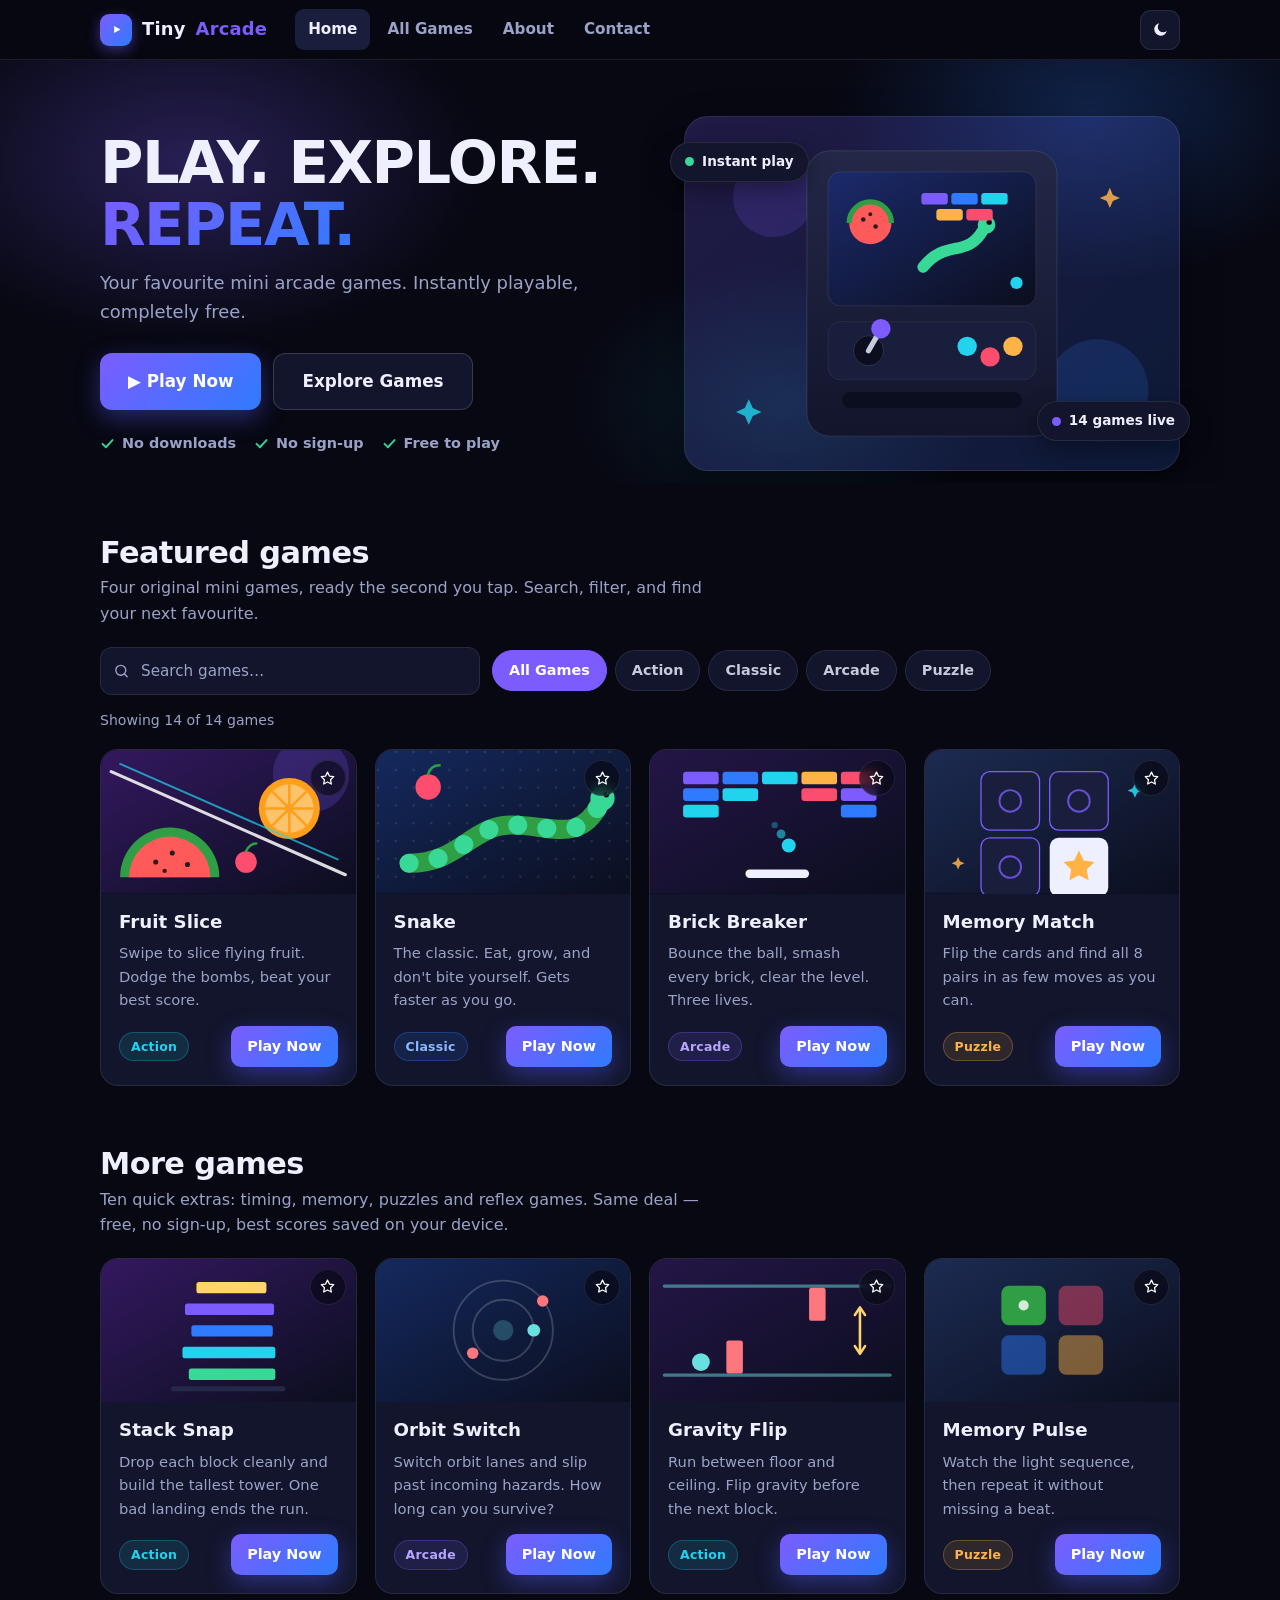
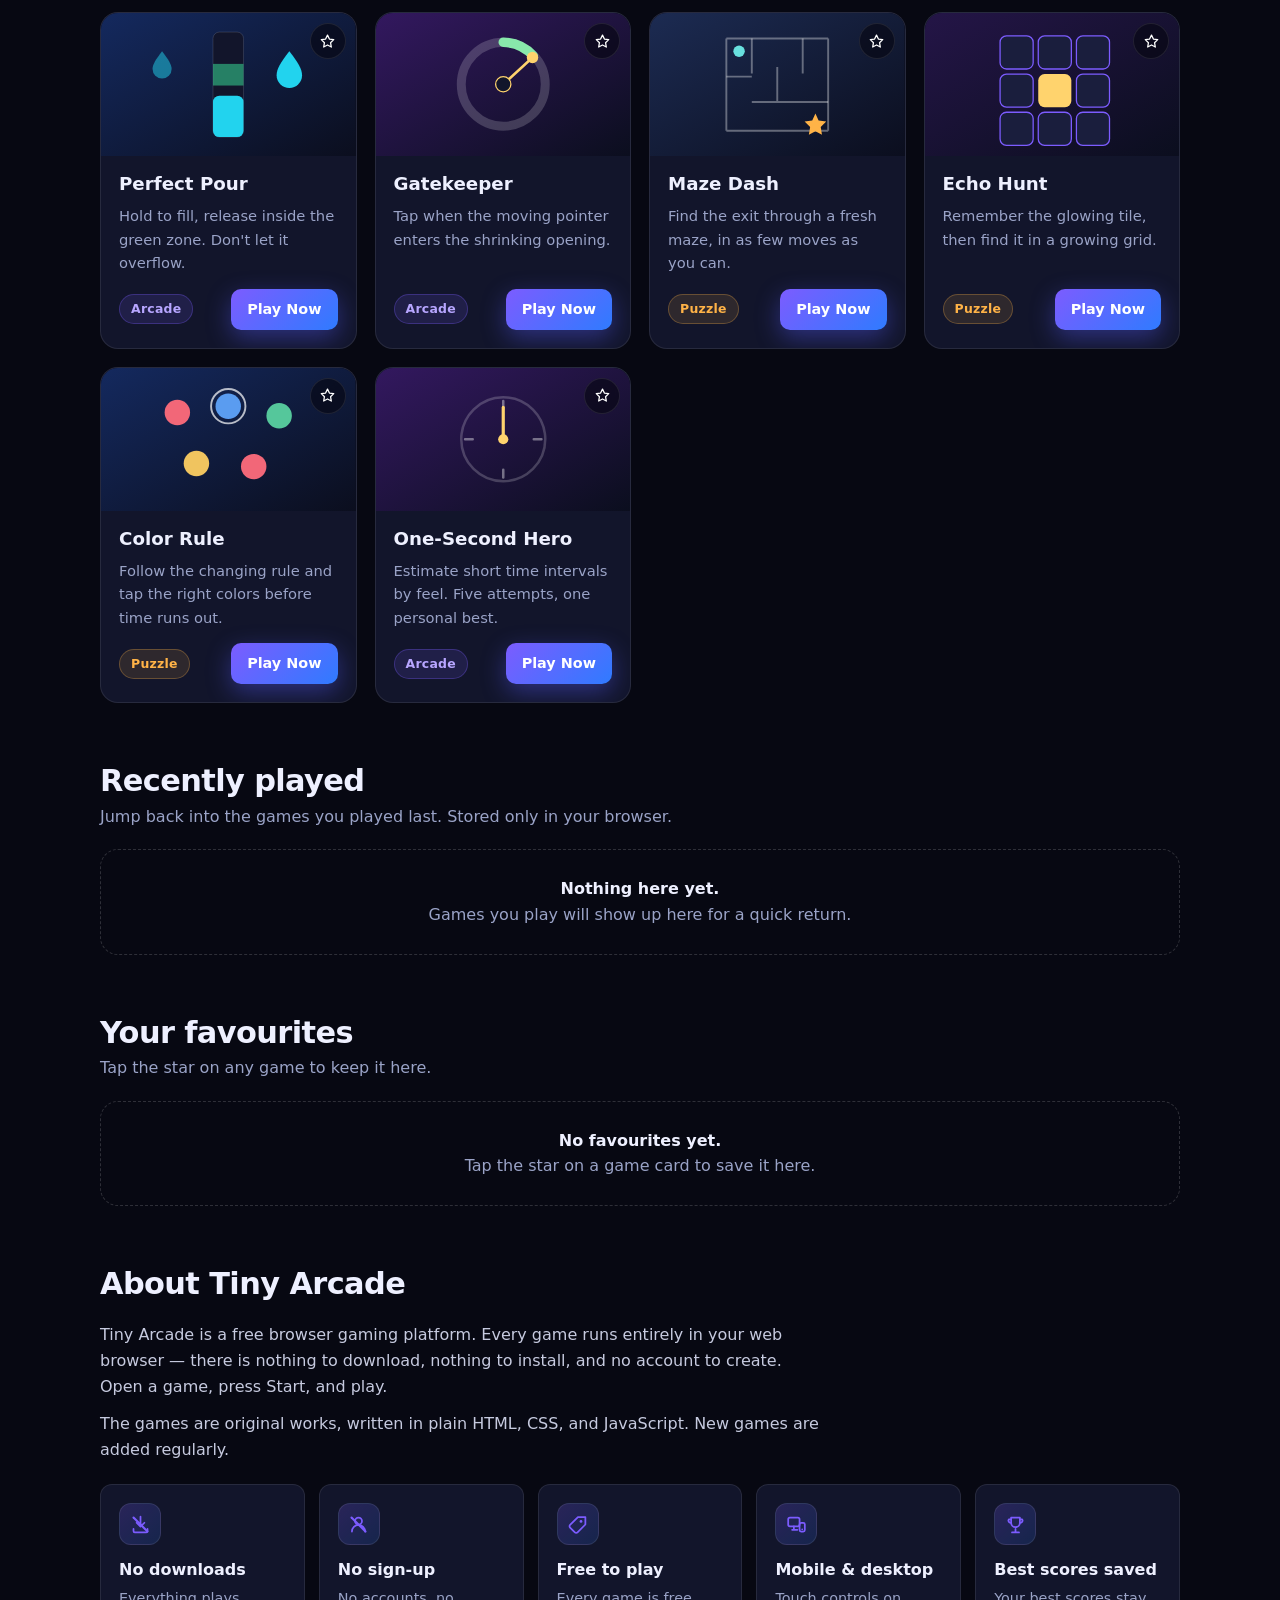
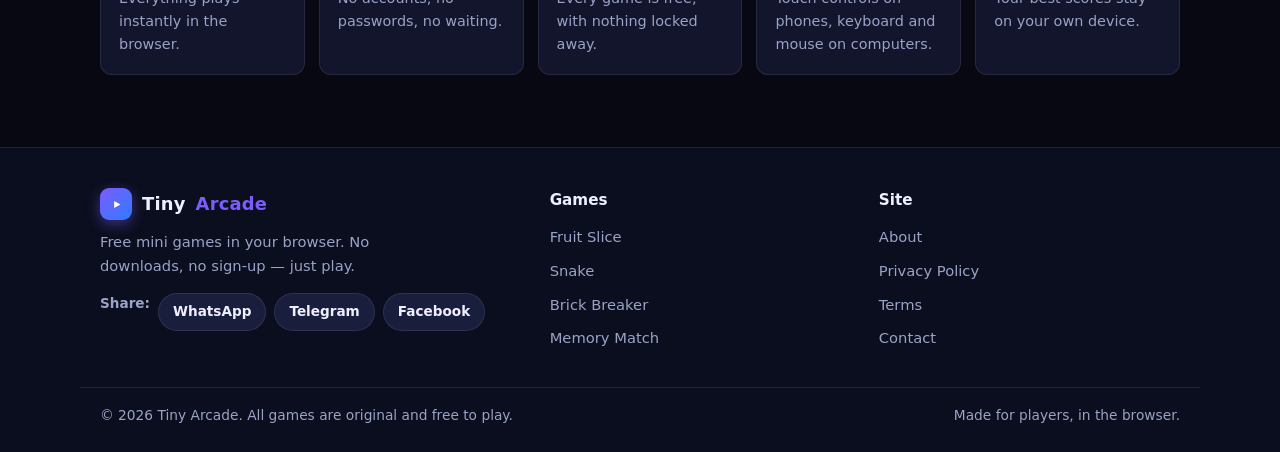
<file: index.html>
<!DOCTYPE html>
<html lang="en">
<head>
<meta charset="utf-8">
<meta name="viewport" content="width=device-width, initial-scale=1">
<title>Tiny Arcade — Free Mini Games in Your Browser</title>
<meta name="description" content="Tiny Arcade: free mini games you can play instantly in your browser. Slice fruit, play Snake, break bricks and match cards. No downloads, no sign-up.">
<script>(function(){try{var t=localStorage.getItem('tinyarcade_theme');if(t)document.documentElement.setAttribute('data-theme',t);}catch(e){}})();</script>
<link rel="stylesheet" href="styles.css?v=20261113-6">
<script async src="https://pagead2.googlesyndication.com/pagead/js/adsbygoogle.js?client=ca-pub-3175371468463396"
       crossorigin="anonymous"></script>
</head>
<body>
<a class="skip-link" href="#main">Skip to content</a>
<header class="nav">
<div class="nav-inner">
<a class="brand" href="index.html"><span class="brand-mark"><svg viewBox="0 0 24 24" aria-hidden="true"><path d="M9 7.5v9l8-4.5Z" fill="#fff"/></svg></span>Tiny <em>Arcade</em></a>
<nav class="nav-links" id="navLinks" aria-label="Main">
<a href="index.html" aria-current="page">Home</a>
<a href="#games">All Games</a>
<a href="about.html">About</a>
<a href="contact.html">Contact</a>
</nav>
<div class="nav-actions">
<button class="icon-btn" id="themeBtn" type="button" aria-label="Switch to light theme">
<svg class="theme-icon-moon" viewBox="0 0 24 24" fill="currentColor" aria-hidden="true"><path d="M20 13.5A8 8 0 1 1 10.5 4 6.5 6.5 0 0 0 20 13.5Z"/></svg>
<svg class="theme-icon-sun" viewBox="0 0 24 24" fill="none" stroke="currentColor" stroke-width="2" stroke-linecap="round" aria-hidden="true"><circle cx="12" cy="12" r="4" fill="currentColor" stroke="none"/><path d="M12 2.5v2.2M12 19.3v2.2M2.5 12h2.2M19.3 12h2.2M5 5l1.6 1.6M17.4 17.4 19 19M19 5l-1.6 1.6M6.6 17.4 5 19"/></svg>
</button>
<button class="icon-btn menu-btn" id="menuBtn" type="button" aria-label="Menu" aria-expanded="false" aria-controls="navLinks">
<svg viewBox="0 0 24 24" fill="none" stroke="currentColor" stroke-width="2" stroke-linecap="round" aria-hidden="true"><path d="M4 7h16M4 12h16M4 17h16"/></svg>
</button>
</div>
</div>
</header>
<main id="main">
<section class="hero">
<div class="hero-glow" aria-hidden="true"></div>
<div class="wrap hero-inner">
<div>
<h1>PLAY. EXPLORE.<br><span class="grad-text">REPEAT.</span></h1>
<p class="hero-sub">Your favourite mini arcade games. Instantly playable, completely free.</p>
<div class="hero-cta">
<a class="btn btn-primary btn-lg" href="games/fruit-slice.html">▶ Play Now</a>
<a class="btn btn-ghost btn-lg" href="#games">Explore Games</a>
</div>
<div class="hero-notes">
<span><svg viewBox="0 0 24 24" fill="none" stroke="currentColor" stroke-width="3" stroke-linecap="round" stroke-linejoin="round" aria-hidden="true"><path d="M4 12.5 9.5 18 20 6.5"/></svg>No downloads</span>
<span><svg viewBox="0 0 24 24" fill="none" stroke="currentColor" stroke-width="3" stroke-linecap="round" stroke-linejoin="round" aria-hidden="true"><path d="M4 12.5 9.5 18 20 6.5"/></svg>No sign-up</span>
<span><svg viewBox="0 0 24 24" fill="none" stroke="currentColor" stroke-width="3" stroke-linecap="round" stroke-linejoin="round" aria-hidden="true"><path d="M4 12.5 9.5 18 20 6.5"/></svg>Free to play</span>
</div>
</div>
<div class="hero-visual" aria-hidden="true">
<div class="hero-card">
<svg class="scene" viewBox="0 0 520 360" role="img" aria-label="Retro arcade cabinet illustration">
<defs>
<linearGradient id="cab" x1="0" y1="0" x2="0" y2="1"><stop offset="0" stop-color="#232848"/><stop offset="1" stop-color="#12152b"/></linearGradient>
<linearGradient id="scr" x1="0" y1="0" x2="1" y2="1"><stop offset="0" stop-color="#1b2a6b"/><stop offset="1" stop-color="#0b0e1e"/></linearGradient>
</defs>
<circle cx="80" cy="70" r="46" fill="#7c5cff" opacity="0.18"/>
<circle cx="448" cy="290" r="58" fill="#2f7bff" opacity="0.16"/>
<rect x="118" y="18" width="284" height="324" rx="26" fill="url(#cab)" stroke="rgba(255,255,255,0.12)"/>
<rect x="142" y="42" width="236" height="152" rx="14" fill="url(#scr)" stroke="rgba(255,255,255,0.1)"/>
<circle cx="190" cy="100" r="24" fill="#ff5a5a"/>
<path d="M166 100a24 24 0 0 1 48 0" fill="none" stroke="#2f9e44" stroke-width="6"/>
<circle cx="182" cy="96" r="2.6" fill="#2b1a1a"/><circle cx="196" cy="104" r="2.6" fill="#2b1a1a"/><circle cx="190" cy="90" r="2.2" fill="#2b1a1a"/>
<path d="M250 150 C 275 118, 300 140, 318 108" fill="none" stroke="#38d996" stroke-width="13" stroke-linecap="round"/>
<circle cx="322" cy="102" r="10" fill="#38d996"/><circle cx="325" cy="99" r="3" fill="#070812"/>
<rect x="248" y="66" width="30" height="13" rx="3.5" fill="#7c5cff"/><rect x="282" y="66" width="30" height="13" rx="3.5" fill="#2f7bff"/><rect x="316" y="66" width="30" height="13" rx="3.5" fill="#22d3ee"/>
<rect x="265" y="84" width="30" height="13" rx="3.5" fill="#ffb347"/><rect x="299" y="84" width="30" height="13" rx="3.5" fill="#fb4d6d"/>
<circle cx="356" cy="168" r="7" fill="#22d3ee"/>
<rect x="142" y="212" width="236" height="66" rx="14" fill="#1a1e3d" stroke="rgba(255,255,255,0.08)"/>
<circle cx="188" cy="245" r="17" fill="#0b0e1e" stroke="rgba(255,255,255,0.14)"/>
<path d="M188 245 200 224" stroke="#c6cadf" stroke-width="6" stroke-linecap="round"/>
<circle cx="202" cy="220" r="11" fill="#7c5cff"/>
<circle cx="300" cy="240" r="11" fill="#22d3ee"/><circle cx="326" cy="252" r="11" fill="#fb4d6d"/><circle cx="352" cy="240" r="11" fill="#ffb347"/>
<rect x="158" y="292" width="204" height="18" rx="9" fill="#0b0e1e"/>
<path d="M52 300l4.5 10 10 4.5-10 4.5-4.5 10-4.5-10-10-4.5 10-4.5Z" fill="#22d3ee" opacity="0.8"/>
<path d="M462 60l3.5 8 8 3.5-8 3.5-3.5 8-3.5-8-8-3.5 8-3.5Z" fill="#ffb347" opacity="0.85"/>
</svg>
</div>
<span class="float-chip chip-a"><span class="dot" style="background:#38d996"></span>Instant play</span>
<span class="float-chip chip-b"><span class="dot" style="background:#7c5cff"></span>14 games live</span>
</div>
</div>
</section>

<section class="section" id="games">
<div class="wrap">
<div class="section-head">
<h2>Featured games</h2>
<p>Four original mini games, ready the second you tap. Search, filter, and find your next favourite.</p>
</div>
<div class="discovery-bar">
<div class="search-box">
<svg viewBox="0 0 24 24" fill="none" stroke="currentColor" stroke-width="2" stroke-linecap="round" aria-hidden="true"><circle cx="11" cy="11" r="7"/><path d="M20 20l-3.8-3.8"/></svg>
<input id="searchInput" type="search" placeholder="Search games…" aria-label="Search games" autocomplete="off">
</div>
<div class="chips" role="group" aria-label="Filter by category">
<button class="chip" type="button" data-filter="all" aria-pressed="true">All Games</button>
<button class="chip" type="button" data-filter="action" aria-pressed="false">Action</button>
<button class="chip" type="button" data-filter="classic" aria-pressed="false">Classic</button>
<button class="chip" type="button" data-filter="arcade" aria-pressed="false">Arcade</button>
<button class="chip" type="button" data-filter="puzzle" aria-pressed="false">Puzzle</button>
</div>
</div>
<p class="result-count" id="resultCount" aria-live="polite"></p>
<div class="grid" id="gameGrid">
<article class="card" data-slug="fruit-slice" data-category="action" data-title="Fruit Slice" data-desc="Swipe to slice flying fruit. Dodge the bombs, beat your best score.">
<div class="card-art">
<svg viewBox="0 0 400 225" preserveAspectRatio="xMidYMid slice" role="img" aria-label="Fruit Slice artwork">
<defs><linearGradient id="art-fs" x1="0" y1="0" x2="1" y2="1"><stop offset="0" stop-color="#33185f"/><stop offset="1" stop-color="#0b0e1e"/></linearGradient></defs>
<rect width="400" height="225" fill="url(#art-fs)"/>
<circle cx="330" cy="38" r="60" fill="#7c5cff" opacity="0.22"/>
<path d="M30 200 A78 78 0 0 1 186 200 Z" fill="#2f9e44"/>
<path d="M44 200 A64 64 0 0 1 172 200 Z" fill="#ff5a5a"/>
<circle cx="86" cy="176" r="4" fill="#2b1a1a"/><circle cx="112" cy="162" r="4" fill="#2b1a1a"/><circle cx="136" cy="180" r="4" fill="#2b1a1a"/><circle cx="100" cy="190" r="3.4" fill="#2b1a1a"/>
<circle cx="296" cy="92" r="48" fill="#ff9f1c"/>
<circle cx="296" cy="92" r="38" fill="#ffc46b"/>
<path d="M296 54v76M258 92h76M269 65l54 54M323 65l-54 54" stroke="#ff9f1c" stroke-width="4"/>
<circle cx="296" cy="92" r="7" fill="#ff9f1c"/>
<circle cx="228" cy="176" r="17" fill="#ff4d6d"/>
<path d="M228 159q6-12 16-12" stroke="#2f9e44" stroke-width="4" fill="none" stroke-linecap="round"/>
<path d="M16 34 384 196" stroke="#ffffff" stroke-width="5" stroke-linecap="round" opacity="0.85"/>
<path d="M30 22 372 172" stroke="#22d3ee" stroke-width="3" stroke-linecap="round" opacity="0.7"/>
</svg>
<a class="art-link" href="games/fruit-slice.html" aria-label="Play Fruit Slice"></a>
<button class="fav-btn" type="button" data-fav="fruit-slice" aria-pressed="false" aria-label="Add to favourites"><svg viewBox="0 0 24 24" fill="none" stroke="currentColor" stroke-width="1.8" stroke-linejoin="round" aria-hidden="true"><path d="M12 3l2.7 5.6 6.1.8-4.5 4.3 1.1 6.1L12 16.9 6.6 19.8l1.1-6.1L3.2 9.4l6.1-.8Z"/></svg></button>
</div>
<div class="card-body">
<h3><a href="games/fruit-slice.html">Fruit Slice</a></h3>
<p>Swipe to slice flying fruit. Dodge the bombs, beat your best score.</p>
<div class="card-foot"><span class="tag">Action</span><a class="btn btn-primary btn-sm" href="games/fruit-slice.html">Play Now</a></div>
</div>
</article>
<article class="card" data-slug="snake" data-category="classic" data-title="Snake" data-desc="The classic. Eat, grow, and don't bite yourself. Gets faster as you go.">
<div class="card-art">
<svg viewBox="0 0 400 225" preserveAspectRatio="xMidYMid slice" role="img" aria-label="Snake artwork">
<defs>
<linearGradient id="art-sn" x1="0" y1="0" x2="1" y2="1"><stop offset="0" stop-color="#14295e"/><stop offset="1" stop-color="#0b0e1e"/></linearGradient>
<pattern id="dots" width="28" height="28" patternUnits="userSpaceOnUse"><circle cx="3" cy="3" r="2" fill="#ffffff" opacity="0.1"/></pattern>
</defs>
<rect width="400" height="225" fill="url(#art-sn)"/>
<rect width="400" height="225" fill="url(#dots)"/>
<circle cx="82" cy="58" r="20" fill="#ff4d6d"/>
<path d="M82 38q4-14 18-14" stroke="#2f9e44" stroke-width="4" fill="none" stroke-linecap="round"/>
<path d="M52 178 C 130 178, 150 120, 210 118 S 320 150, 352 84" fill="none" stroke="#2f9e44" stroke-width="30" stroke-linecap="round"/>
<path d="M52 178 C 130 178, 150 120, 210 118 S 320 150, 352 84" fill="none" stroke="#38d996" stroke-width="30" stroke-linecap="round" stroke-dasharray="0.1 46"/>
<circle cx="356" cy="76" r="19" fill="#38d996"/>
<circle cx="362" cy="70" r="4.5" fill="#070812"/>
<circle cx="364" cy="68" r="1.6" fill="#fff"/>
</svg>
<a class="art-link" href="games/snake.html" aria-label="Play Snake"></a>
<button class="fav-btn" type="button" data-fav="snake" aria-pressed="false" aria-label="Add to favourites"><svg viewBox="0 0 24 24" fill="none" stroke="currentColor" stroke-width="1.8" stroke-linejoin="round" aria-hidden="true"><path d="M12 3l2.7 5.6 6.1.8-4.5 4.3 1.1 6.1L12 16.9 6.6 19.8l1.1-6.1L3.2 9.4l6.1-.8Z"/></svg></button>
</div>
<div class="card-body">
<h3><a href="games/snake.html">Snake</a></h3>
<p>The classic. Eat, grow, and don't bite yourself. Gets faster as you go.</p>
<div class="card-foot"><span class="tag blue">Classic</span><a class="btn btn-primary btn-sm" href="games/snake.html">Play Now</a></div>
</div>
</article>
<article class="card" data-slug="breaker" data-category="arcade" data-title="Brick Breaker" data-desc="Bounce the ball, smash every brick, clear the level. Three lives.">
<div class="card-art">
<svg viewBox="0 0 400 225" preserveAspectRatio="xMidYMid slice" role="img" aria-label="Brick Breaker artwork">
<defs><linearGradient id="art-bb" x1="0" y1="0" x2="1" y2="1"><stop offset="0" stop-color="#241547"/><stop offset="1" stop-color="#0b0e1e"/></linearGradient></defs>
<rect width="400" height="225" fill="url(#art-bb)"/>
<g>
<rect x="52" y="34" width="56" height="20" rx="5" fill="#7c5cff"/><rect x="114" y="34" width="56" height="20" rx="5" fill="#2f7bff"/><rect x="176" y="34" width="56" height="20" rx="5" fill="#22d3ee"/><rect x="238" y="34" width="56" height="20" rx="5" fill="#ffb347"/><rect x="300" y="34" width="56" height="20" rx="5" fill="#fb4d6d"/>
<rect x="52" y="60" width="56" height="20" rx="5" fill="#2f7bff"/><rect x="114" y="60" width="56" height="20" rx="5" fill="#22d3ee"/><rect x="238" y="60" width="56" height="20" rx="5" fill="#fb4d6d"/><rect x="300" y="60" width="56" height="20" rx="5" fill="#7c5cff"/>
<rect x="52" y="86" width="56" height="20" rx="5" fill="#22d3ee"/><rect x="300" y="86" width="56" height="20" rx="5" fill="#2f7bff"/>
</g>
<circle cx="196" cy="118" r="5" fill="#22d3ee" opacity="0.35"/><circle cx="206" cy="132" r="7" fill="#22d3ee" opacity="0.6"/>
<circle cx="218" cy="150" r="11" fill="#22d3ee"/>
<rect x="150" y="188" width="100" height="13" rx="6.5" fill="#eef0ff"/>
</svg>
<a class="art-link" href="games/breaker.html" aria-label="Play Brick Breaker"></a>
<button class="fav-btn" type="button" data-fav="breaker" aria-pressed="false" aria-label="Add to favourites"><svg viewBox="0 0 24 24" fill="none" stroke="currentColor" stroke-width="1.8" stroke-linejoin="round" aria-hidden="true"><path d="M12 3l2.7 5.6 6.1.8-4.5 4.3 1.1 6.1L12 16.9 6.6 19.8l1.1-6.1L3.2 9.4l6.1-.8Z"/></svg></button>
</div>
<div class="card-body">
<h3><a href="games/breaker.html">Brick Breaker</a></h3>
<p>Bounce the ball, smash every brick, clear the level. Three lives.</p>
<div class="card-foot"><span class="tag violet">Arcade</span><a class="btn btn-primary btn-sm" href="games/breaker.html">Play Now</a></div>
</div>
</article>
<article class="card" data-slug="memory" data-category="puzzle" data-title="Memory Match" data-desc="Flip the cards and find all 8 pairs in as few moves as you can.">
<div class="card-art">
<svg viewBox="0 0 400 225" preserveAspectRatio="xMidYMid slice" role="img" aria-label="Memory Match artwork">
<defs><linearGradient id="art-mm" x1="0" y1="0" x2="1" y2="1"><stop offset="0" stop-color="#1c2b52"/><stop offset="1" stop-color="#0b0e1e"/></linearGradient></defs>
<rect width="400" height="225" fill="url(#art-mm)"/>
<g>
<rect x="88" y="34" width="92" height="92" rx="14" fill="#1a1e3d" stroke="#7c5cff" stroke-width="2"/>
<rect x="196" y="34" width="92" height="92" rx="14" fill="#1a1e3d" stroke="#7c5cff" stroke-width="2"/>
<rect x="88" y="138" width="92" height="92" rx="14" fill="#1a1e3d" stroke="#7c5cff" stroke-width="2"/>
<rect x="196" y="138" width="92" height="92" rx="14" fill="#eef0ff"/>
</g>
<circle cx="134" cy="80" r="17" fill="none" stroke="#7c5cff" stroke-width="3" opacity="0.8"/>
<circle cx="242" cy="80" r="17" fill="none" stroke="#7c5cff" stroke-width="3" opacity="0.8"/>
<circle cx="134" cy="184" r="17" fill="none" stroke="#7c5cff" stroke-width="3" opacity="0.8"/>
<path d="M242 158l7.5 15.5 17 2.4-12.3 12 2.9 17-15.1-8-15.1 8 2.9-17-12.3-12 17-2.4Z" fill="#ffb347"/>
<path d="M330 52l3.5 8 8 3.5-8 3.5-3.5 8-3.5-8-8-3.5 8-3.5Z" fill="#22d3ee" opacity="0.9"/>
<path d="M52 168l3 7 7 3-7 3-3 7-3-7-7-3 7-3Z" fill="#ffb347" opacity="0.85"/>
</svg>
<a class="art-link" href="games/memory.html" aria-label="Play Memory Match"></a>
<button class="fav-btn" type="button" data-fav="memory" aria-pressed="false" aria-label="Add to favourites"><svg viewBox="0 0 24 24" fill="none" stroke="currentColor" stroke-width="1.8" stroke-linejoin="round" aria-hidden="true"><path d="M12 3l2.7 5.6 6.1.8-4.5 4.3 1.1 6.1L12 16.9 6.6 19.8l1.1-6.1L3.2 9.4l6.1-.8Z"/></svg></button>
</div>
<div class="card-body">
<h3><a href="games/memory.html">Memory Match</a></h3>
<p>Flip the cards and find all 8 pairs in as few moves as you can.</p>
<div class="card-foot"><span class="tag amber">Puzzle</span><a class="btn btn-primary btn-sm" href="games/memory.html">Play Now</a></div>
</div>
</article>
</div>
<div class="empty-state hidden" id="noResults">
<p><strong>No games match your search.</strong><br>Try a different word or filter.</p>
</div>
</div>
</section>

<section class="section" id="more-games">
<div class="wrap">
<div class="section-head">
<h2>More games</h2>
<p>Ten quick extras: timing, memory, puzzles and reflex games. Same deal — free, no sign-up, best scores saved on your device.</p>
</div>
<div class="grid" id="moreGrid">
<article class="card" data-slug="extra-stack" data-category="action" data-title="Stack Snap" data-desc="Drop each block cleanly and build the tallest tower. One bad landing ends the run.">
<div class="card-art">
<svg viewBox="0 0 400 225" preserveAspectRatio="xMidYMid slice" role="img" aria-label="Stack Snap artwork">
<defs><linearGradient id="art-ss" x1="0" y1="0" x2="1" y2="1"><stop offset="0" stop-color="#33185f"/><stop offset="1" stop-color="#0b0e1e"/></linearGradient></defs>
<rect width="400" height="225" fill="url(#art-ss)"/>
<rect x="150" y="36" width="110" height="18" rx="4" fill="#ffd36d"/>
<rect x="132" y="70" width="140" height="18" rx="4" fill="#7c5cff"/>
<rect x="142" y="104" width="128" height="18" rx="4" fill="#2f7bff"/>
<rect x="128" y="138" width="146" height="18" rx="4" fill="#22d3ee"/>
<rect x="138" y="172" width="136" height="18" rx="4" fill="#38d996"/>
<rect x="110" y="200" width="180" height="8" rx="4" fill="#232848"/>
</svg>
<a class="art-link" href="extra/#stack" aria-label="Play Stack Snap"></a>
<button class="fav-btn" type="button" data-fav="extra-stack" aria-pressed="false" aria-label="Add to favourites"><svg viewBox="0 0 24 24" fill="none" stroke="currentColor" stroke-width="1.8" stroke-linejoin="round" aria-hidden="true"><path d="M12 3l2.7 5.6 6.1.8-4.5 4.3 1.1 6.1L12 16.9 6.6 19.8l1.1-6.1L3.2 9.4l6.1-.8Z"/></svg></button>
</div>
<div class="card-body">
<h3><a href="extra/#stack">Stack Snap</a></h3>
<p>Drop each block cleanly and build the tallest tower. One bad landing ends the run.</p>
<div class="card-foot"><span class="tag">Action</span><a class="btn btn-primary btn-sm" href="extra/#stack">Play Now</a></div>
</div>
</article>
<article class="card" data-slug="extra-orbit" data-category="arcade" data-title="Orbit Switch" data-desc="Switch orbit lanes and slip past incoming hazards. How long can you survive?">
<div class="card-art">
<svg viewBox="0 0 400 225" preserveAspectRatio="xMidYMid slice" role="img" aria-label="Orbit Switch artwork">
<defs><linearGradient id="art-os" x1="0" y1="0" x2="1" y2="1"><stop offset="0" stop-color="#14295e"/><stop offset="1" stop-color="#0b0e1e"/></linearGradient></defs>
<rect width="400" height="225" fill="url(#art-os)"/>
<circle cx="200" cy="112" r="78" fill="none" stroke="rgba(255,255,255,0.18)" stroke-width="3"/>
<circle cx="200" cy="112" r="48" fill="none" stroke="rgba(255,255,255,0.18)" stroke-width="3"/>
<circle cx="200" cy="112" r="16" fill="#68e0df" opacity="0.25"/>
<circle cx="262" cy="66" r="9" fill="#ff777e"/>
<circle cx="152" cy="148" r="9" fill="#ff777e"/>
<circle cx="248" cy="112" r="10" fill="#68e0df"/>
</svg>
<a class="art-link" href="extra/#orbit" aria-label="Play Orbit Switch"></a>
<button class="fav-btn" type="button" data-fav="extra-orbit" aria-pressed="false" aria-label="Add to favourites"><svg viewBox="0 0 24 24" fill="none" stroke="currentColor" stroke-width="1.8" stroke-linejoin="round" aria-hidden="true"><path d="M12 3l2.7 5.6 6.1.8-4.5 4.3 1.1 6.1L12 16.9 6.6 19.8l1.1-6.1L3.2 9.4l6.1-.8Z"/></svg></button>
</div>
<div class="card-body">
<h3><a href="extra/#orbit">Orbit Switch</a></h3>
<p>Switch orbit lanes and slip past incoming hazards. How long can you survive?</p>
<div class="card-foot"><span class="tag violet">Arcade</span><a class="btn btn-primary btn-sm" href="extra/#orbit">Play Now</a></div>
</div>
</article>
<article class="card" data-slug="extra-gravity" data-category="action" data-title="Gravity Flip" data-desc="Run between floor and ceiling. Flip gravity before the next block.">
<div class="card-art">
<svg viewBox="0 0 400 225" preserveAspectRatio="xMidYMid slice" role="img" aria-label="Gravity Flip artwork">
<defs><linearGradient id="art-gf" x1="0" y1="0" x2="1" y2="1"><stop offset="0" stop-color="#241547"/><stop offset="1" stop-color="#0b0e1e"/></linearGradient></defs>
<rect width="400" height="225" fill="url(#art-gf)"/>
<rect x="20" y="40" width="360" height="5" rx="2.5" fill="rgba(104,224,223,0.5)"/>
<rect x="20" y="180" width="360" height="5" rx="2.5" fill="rgba(104,224,223,0.5)"/>
<rect x="250" y="45" width="26" height="52" rx="4" fill="#ff777e"/>
<rect x="120" y="128" width="26" height="52" rx="4" fill="#ff777e"/>
<circle cx="80" cy="162" r="14" fill="#68e0df"/>
<path d="M330 80v65" stroke="#ffd36d" stroke-width="4" stroke-linecap="round"/>
<path d="M322 88l8-12 8 12M322 137l8 12 8-12" stroke="#ffd36d" stroke-width="4" fill="none" stroke-linecap="round" stroke-linejoin="round"/>
</svg>
<a class="art-link" href="extra/#gravity" aria-label="Play Gravity Flip"></a>
<button class="fav-btn" type="button" data-fav="extra-gravity" aria-pressed="false" aria-label="Add to favourites"><svg viewBox="0 0 24 24" fill="none" stroke="currentColor" stroke-width="1.8" stroke-linejoin="round" aria-hidden="true"><path d="M12 3l2.7 5.6 6.1.8-4.5 4.3 1.1 6.1L12 16.9 6.6 19.8l1.1-6.1L3.2 9.4l6.1-.8Z"/></svg></button>
</div>
<div class="card-body">
<h3><a href="extra/#gravity">Gravity Flip</a></h3>
<p>Run between floor and ceiling. Flip gravity before the next block.</p>
<div class="card-foot"><span class="tag">Action</span><a class="btn btn-primary btn-sm" href="extra/#gravity">Play Now</a></div>
</div>
</article>
<article class="card" data-slug="extra-memory" data-category="puzzle" data-title="Memory Pulse" data-desc="Watch the light sequence, then repeat it without missing a beat.">
<div class="card-art">
<svg viewBox="0 0 400 225" preserveAspectRatio="xMidYMid slice" role="img" aria-label="Memory Pulse artwork">
<defs><linearGradient id="art-mp" x1="0" y1="0" x2="1" y2="1"><stop offset="0" stop-color="#1c2b52"/><stop offset="1" stop-color="#0b0e1e"/></linearGradient></defs>
<rect width="400" height="225" fill="url(#art-mp)"/>
<rect x="120" y="42" width="70" height="62" rx="12" fill="#2f9e44"/>
<rect x="210" y="42" width="70" height="62" rx="12" fill="#fb4d6d" opacity="0.45"/>
<rect x="120" y="120" width="70" height="62" rx="12" fill="#2f7bff" opacity="0.45"/>
<rect x="210" y="120" width="70" height="62" rx="12" fill="#ffb347" opacity="0.45"/>
<circle cx="155" cy="73" r="8" fill="#ffffff" opacity="0.8"/>
</svg>
<a class="art-link" href="extra/#memory" aria-label="Play Memory Pulse"></a>
<button class="fav-btn" type="button" data-fav="extra-memory" aria-pressed="false" aria-label="Add to favourites"><svg viewBox="0 0 24 24" fill="none" stroke="currentColor" stroke-width="1.8" stroke-linejoin="round" aria-hidden="true"><path d="M12 3l2.7 5.6 6.1.8-4.5 4.3 1.1 6.1L12 16.9 6.6 19.8l1.1-6.1L3.2 9.4l6.1-.8Z"/></svg></button>
</div>
<div class="card-body">
<h3><a href="extra/#memory">Memory Pulse</a></h3>
<p>Watch the light sequence, then repeat it without missing a beat.</p>
<div class="card-foot"><span class="tag amber">Puzzle</span><a class="btn btn-primary btn-sm" href="extra/#memory">Play Now</a></div>
</div>
</article>
<article class="card" data-slug="extra-pour" data-category="arcade" data-title="Perfect Pour" data-desc="Hold to fill, release inside the green zone. Don't let it overflow.">
<div class="card-art">
<svg viewBox="0 0 400 225" preserveAspectRatio="xMidYMid slice" role="img" aria-label="Perfect Pour artwork">
<defs><linearGradient id="art-pp" x1="0" y1="0" x2="1" y2="1"><stop offset="0" stop-color="#14295e"/><stop offset="1" stop-color="#0b0e1e"/></linearGradient></defs>
<rect width="400" height="225" fill="url(#art-pp)"/>
<rect x="176" y="30" width="48" height="165" rx="10" fill="#12152b" stroke="rgba(255,255,255,0.2)"/>
<rect x="176" y="80" width="48" height="34" fill="#38d996" opacity="0.55"/>
<rect x="176" y="130" width="48" height="65" rx="10" fill="#22d3ee"/>
<path d="M296 60c14 18 20 28 20 38a20 20 0 1 1-40 0c0-10 6-20 20-38Z" fill="#22d3ee"/>
<path d="M96 60c10 13 15 21 15 28a15 15 0 1 1-30 0c0-7 5-15 15-28Z" fill="#22d3ee" opacity="0.5"/>
</svg>
<a class="art-link" href="extra/#pour" aria-label="Play Perfect Pour"></a>
<button class="fav-btn" type="button" data-fav="extra-pour" aria-pressed="false" aria-label="Add to favourites"><svg viewBox="0 0 24 24" fill="none" stroke="currentColor" stroke-width="1.8" stroke-linejoin="round" aria-hidden="true"><path d="M12 3l2.7 5.6 6.1.8-4.5 4.3 1.1 6.1L12 16.9 6.6 19.8l1.1-6.1L3.2 9.4l6.1-.8Z"/></svg></button>
</div>
<div class="card-body">
<h3><a href="extra/#pour">Perfect Pour</a></h3>
<p>Hold to fill, release inside the green zone. Don't let it overflow.</p>
<div class="card-foot"><span class="tag violet">Arcade</span><a class="btn btn-primary btn-sm" href="extra/#pour">Play Now</a></div>
</div>
</article>
<article class="card" data-slug="extra-gate" data-category="arcade" data-title="Gatekeeper" data-desc="Tap when the moving pointer enters the shrinking opening.">
<div class="card-art">
<svg viewBox="0 0 400 225" preserveAspectRatio="xMidYMid slice" role="img" aria-label="Gatekeeper artwork">
<defs><linearGradient id="art-gk" x1="0" y1="0" x2="1" y2="1"><stop offset="0" stop-color="#33185f"/><stop offset="1" stop-color="#0b0e1e"/></linearGradient></defs>
<rect width="400" height="225" fill="url(#art-gk)"/>
<circle cx="200" cy="112" r="66" fill="none" stroke="rgba(255,255,255,0.18)" stroke-width="14"/>
<path d="M200 46 A66 66 0 0 1 247 67" fill="none" stroke="#88e8ab" stroke-width="15" stroke-linecap="round"/>
<path d="M200 112 L246 70" stroke="#ffd36d" stroke-width="4" stroke-linecap="round"/>
<circle cx="246" cy="70" r="9" fill="#ffd36d"/>
<circle cx="200" cy="112" r="12" fill="#12152b" stroke="#ffd36d" stroke-width="2"/>
</svg>
<a class="art-link" href="extra/#gate" aria-label="Play Gatekeeper"></a>
<button class="fav-btn" type="button" data-fav="extra-gate" aria-pressed="false" aria-label="Add to favourites"><svg viewBox="0 0 24 24" fill="none" stroke="currentColor" stroke-width="1.8" stroke-linejoin="round" aria-hidden="true"><path d="M12 3l2.7 5.6 6.1.8-4.5 4.3 1.1 6.1L12 16.9 6.6 19.8l1.1-6.1L3.2 9.4l6.1-.8Z"/></svg></button>
</div>
<div class="card-body">
<h3><a href="extra/#gate">Gatekeeper</a></h3>
<p>Tap when the moving pointer enters the shrinking opening.</p>
<div class="card-foot"><span class="tag violet">Arcade</span><a class="btn btn-primary btn-sm" href="extra/#gate">Play Now</a></div>
</div>
</article>
<article class="card" data-slug="extra-maze" data-category="puzzle" data-title="Maze Dash" data-desc="Find the exit through a fresh maze, in as few moves as you can.">
<div class="card-art">
<svg viewBox="0 0 400 225" preserveAspectRatio="xMidYMid slice" role="img" aria-label="Maze Dash artwork">
<defs><linearGradient id="art-md" x1="0" y1="0" x2="1" y2="1"><stop offset="0" stop-color="#1c2b52"/><stop offset="1" stop-color="#0b0e1e"/></linearGradient></defs>
<rect width="400" height="225" fill="url(#art-md)"/>
<g stroke="rgba(255,255,255,0.35)" stroke-width="3" fill="none">
<path d="M120 40h160M120 40v145M280 40v145M120 185h160"/>
<path d="M160 40v55M200 85v55M240 40v55M160 140h80M120 100h40M240 140h40"/>
</g>
<circle cx="140" cy="60" r="9" fill="#68e0df"/>
<path d="M260 158l5 11 12 1.7-8.7 8.5 2 12-10.3-5.5-10.3 5.5 2-12-8.7-8.5 12-1.7Z" fill="#ffb347"/>
</svg>
<a class="art-link" href="extra/#maze" aria-label="Play Maze Dash"></a>
<button class="fav-btn" type="button" data-fav="extra-maze" aria-pressed="false" aria-label="Add to favourites"><svg viewBox="0 0 24 24" fill="none" stroke="currentColor" stroke-width="1.8" stroke-linejoin="round" aria-hidden="true"><path d="M12 3l2.7 5.6 6.1.8-4.5 4.3 1.1 6.1L12 16.9 6.6 19.8l1.1-6.1L3.2 9.4l6.1-.8Z"/></svg></button>
</div>
<div class="card-body">
<h3><a href="extra/#maze">Maze Dash</a></h3>
<p>Find the exit through a fresh maze, in as few moves as you can.</p>
<div class="card-foot"><span class="tag amber">Puzzle</span><a class="btn btn-primary btn-sm" href="extra/#maze">Play Now</a></div>
</div>
</article>
<article class="card" data-slug="extra-echo" data-category="puzzle" data-title="Echo Hunt" data-desc="Remember the glowing tile, then find it in a growing grid.">
<div class="card-art">
<svg viewBox="0 0 400 225" preserveAspectRatio="xMidYMid slice" role="img" aria-label="Echo Hunt artwork">
<defs><linearGradient id="art-eh" x1="0" y1="0" x2="1" y2="1"><stop offset="0" stop-color="#241547"/><stop offset="1" stop-color="#0b0e1e"/></linearGradient></defs>
<rect width="400" height="225" fill="url(#art-eh)"/>
<rect x="118" y="36" width="52" height="52" rx="10" fill="#1a1e3d" stroke="#7c5cff" stroke-width="2"/>
<rect x="178" y="36" width="52" height="52" rx="10" fill="#1a1e3d" stroke="#7c5cff" stroke-width="2"/>
<rect x="238" y="36" width="52" height="52" rx="10" fill="#1a1e3d" stroke="#7c5cff" stroke-width="2"/>
<rect x="118" y="96" width="52" height="52" rx="10" fill="#1a1e3d" stroke="#7c5cff" stroke-width="2"/>
<rect x="178" y="96" width="52" height="52" rx="10" fill="#ffd36d"/>
<rect x="238" y="96" width="52" height="52" rx="10" fill="#1a1e3d" stroke="#7c5cff" stroke-width="2"/>
<rect x="118" y="156" width="52" height="52" rx="10" fill="#1a1e3d" stroke="#7c5cff" stroke-width="2"/>
<rect x="178" y="156" width="52" height="52" rx="10" fill="#1a1e3d" stroke="#7c5cff" stroke-width="2"/>
<rect x="238" y="156" width="52" height="52" rx="10" fill="#1a1e3d" stroke="#7c5cff" stroke-width="2"/>
</svg>
<a class="art-link" href="extra/#echo" aria-label="Play Echo Hunt"></a>
<button class="fav-btn" type="button" data-fav="extra-echo" aria-pressed="false" aria-label="Add to favourites"><svg viewBox="0 0 24 24" fill="none" stroke="currentColor" stroke-width="1.8" stroke-linejoin="round" aria-hidden="true"><path d="M12 3l2.7 5.6 6.1.8-4.5 4.3 1.1 6.1L12 16.9 6.6 19.8l1.1-6.1L3.2 9.4l6.1-.8Z"/></svg></button>
</div>
<div class="card-body">
<h3><a href="extra/#echo">Echo Hunt</a></h3>
<p>Remember the glowing tile, then find it in a growing grid.</p>
<div class="card-foot"><span class="tag amber">Puzzle</span><a class="btn btn-primary btn-sm" href="extra/#echo">Play Now</a></div>
</div>
</article>
<article class="card" data-slug="extra-color" data-category="puzzle" data-title="Color Rule" data-desc="Follow the changing rule and tap the right colors before time runs out.">
<div class="card-art">
<svg viewBox="0 0 400 225" preserveAspectRatio="xMidYMid slice" role="img" aria-label="Color Rule artwork">
<defs><linearGradient id="art-cr" x1="0" y1="0" x2="1" y2="1"><stop offset="0" stop-color="#14295e"/><stop offset="1" stop-color="#0b0e1e"/></linearGradient></defs>
<rect width="400" height="225" fill="url(#art-cr)"/>
<circle cx="120" cy="70" r="20" fill="#f26778"/>
<circle cx="200" cy="60" r="20" fill="#5a9cf0"/>
<circle cx="280" cy="75" r="20" fill="#55c79b"/>
<circle cx="150" cy="150" r="20" fill="#f0c45f"/>
<circle cx="240" cy="155" r="20" fill="#f26778"/>
<circle cx="200" cy="60" r="27" fill="none" stroke="#ffffff" stroke-width="3" opacity="0.7"/>
</svg>
<a class="art-link" href="extra/#color" aria-label="Play Color Rule"></a>
<button class="fav-btn" type="button" data-fav="extra-color" aria-pressed="false" aria-label="Add to favourites"><svg viewBox="0 0 24 24" fill="none" stroke="currentColor" stroke-width="1.8" stroke-linejoin="round" aria-hidden="true"><path d="M12 3l2.7 5.6 6.1.8-4.5 4.3 1.1 6.1L12 16.9 6.6 19.8l1.1-6.1L3.2 9.4l6.1-.8Z"/></svg></button>
</div>
<div class="card-body">
<h3><a href="extra/#color">Color Rule</a></h3>
<p>Follow the changing rule and tap the right colors before time runs out.</p>
<div class="card-foot"><span class="tag amber">Puzzle</span><a class="btn btn-primary btn-sm" href="extra/#color">Play Now</a></div>
</div>
</article>
<article class="card" data-slug="extra-second" data-category="arcade" data-title="One-Second Hero" data-desc="Estimate short time intervals by feel. Five attempts, one personal best.">
<div class="card-art">
<svg viewBox="0 0 400 225" preserveAspectRatio="xMidYMid slice" role="img" aria-label="One-Second Hero artwork">
<defs><linearGradient id="art-oh" x1="0" y1="0" x2="1" y2="1"><stop offset="0" stop-color="#33185f"/><stop offset="1" stop-color="#0b0e1e"/></linearGradient></defs>
<rect width="400" height="225" fill="url(#art-oh)"/>
<circle cx="200" cy="112" r="66" fill="none" stroke="rgba(255,255,255,0.2)" stroke-width="4"/>
<path d="M200 52v12M200 160v12M140 112h12M248 112h12" stroke="rgba(255,255,255,0.4)" stroke-width="4" stroke-linecap="round"/>
<path d="M200 112 L200 62" stroke="#ffd36d" stroke-width="5" stroke-linecap="round"/>
<circle cx="200" cy="112" r="8" fill="#ffd36d"/>
</svg>
<a class="art-link" href="extra/#second" aria-label="Play One-Second Hero"></a>
<button class="fav-btn" type="button" data-fav="extra-second" aria-pressed="false" aria-label="Add to favourites"><svg viewBox="0 0 24 24" fill="none" stroke="currentColor" stroke-width="1.8" stroke-linejoin="round" aria-hidden="true"><path d="M12 3l2.7 5.6 6.1.8-4.5 4.3 1.1 6.1L12 16.9 6.6 19.8l1.1-6.1L3.2 9.4l6.1-.8Z"/></svg></button>
</div>
<div class="card-body">
<h3><a href="extra/#second">One-Second Hero</a></h3>
<p>Estimate short time intervals by feel. Five attempts, one personal best.</p>
<div class="card-foot"><span class="tag violet">Arcade</span><a class="btn btn-primary btn-sm" href="extra/#second">Play Now</a></div>
</div>
</article>
</div>
</div>
</section>

<section class="section" id="recent">
<div class="wrap">
<div class="section-head">
<h2>Recently played</h2>
<p>Jump back into the games you played last. Stored only in your browser.</p>
</div>
<div class="grid" id="recentGrid"></div>
<div class="empty-state" id="recentEmpty">
<p><strong>Nothing here yet.</strong><br>Games you play will show up here for a quick return.</p>
</div>
</div>
</section>

<section class="section" id="favourites">
<div class="wrap">
<div class="section-head">
<h2>Your favourites</h2>
<p>Tap the star on any game to keep it here.</p>
</div>
<div class="grid" id="favGrid"></div>
<div class="empty-state" id="favEmpty">
<p><strong>No favourites yet.</strong><br>Tap the star on a game card to save it here.</p>
</div>
</div>
</section>

<section class="section" id="about">
<div class="wrap">
<div class="section-head">
<h2>About Tiny Arcade</h2>
</div>
<div class="about-text">
<p>Tiny Arcade is a free browser gaming platform. Every game runs entirely in your web browser — there is nothing to download, nothing to install, and no account to create. Open a game, press Start, and play.</p>
<p>The games are original works, written in plain HTML, CSS, and JavaScript. New games are added regularly.</p>
</div>
<div class="features">
<div class="feature">
<div class="f-icon"><svg viewBox="0 0 24 24" fill="none" stroke="currentColor" stroke-width="2" stroke-linecap="round" stroke-linejoin="round" aria-hidden="true"><path d="M12 3v10M7.5 10 12 14.5 16.5 10M4 17v2.5A1.5 1.5 0 0 0 5.5 21h13a1.5 1.5 0 0 0 1.5-1.5V17"/><path d="M4 4l16 16" stroke-width="2.4"/></svg></div>
<h3>No downloads</h3>
<p>Everything plays instantly in the browser.</p>
</div>
<div class="feature">
<div class="f-icon"><svg viewBox="0 0 24 24" fill="none" stroke="currentColor" stroke-width="2" stroke-linecap="round" stroke-linejoin="round" aria-hidden="true"><circle cx="12" cy="8" r="4"/><path d="M4.5 20a7.5 7.5 0 0 1 15 0"/><path d="M4 4l16 16" stroke-width="2.4"/></svg></div>
<h3>No sign-up</h3>
<p>No accounts, no passwords, no waiting.</p>
</div>
<div class="feature">
<div class="f-icon"><svg viewBox="0 0 24 24" fill="none" stroke="currentColor" stroke-width="2" stroke-linecap="round" stroke-linejoin="round" aria-hidden="true"><path d="M3.5 12.5 12.5 3.5H21v8.5l-9 9a2.1 2.1 0 0 1-3 0l-5.5-5.5a2.1 2.1 0 0 1 0-3Z"/><circle cx="16" cy="8.5" r="1.6" fill="currentColor" stroke="none"/></svg></div>
<h3>Free to play</h3>
<p>Every game is free, with nothing locked away.</p>
</div>
<div class="feature">
<div class="f-icon"><svg viewBox="0 0 24 24" fill="none" stroke="currentColor" stroke-width="2" stroke-linecap="round" stroke-linejoin="round" aria-hidden="true"><rect x="2.5" y="4" width="13" height="10" rx="2"/><path d="M7 18h6M9 14v4"/><rect x="15.5" y="10" width="6" height="10" rx="1.8"/><path d="M18.5 17.5h.01"/></svg></div>
<h3>Mobile &amp; desktop</h3>
<p>Touch controls on phones, keyboard and mouse on computers.</p>
</div>
<div class="feature">
<div class="f-icon"><svg viewBox="0 0 24 24" fill="none" stroke="currentColor" stroke-width="2" stroke-linecap="round" stroke-linejoin="round" aria-hidden="true"><path d="M8 21h8M12 17v4M7 4h10v6a5 5 0 0 1-10 0V4Z"/><path d="M7 6H4.5a2.5 2.5 0 0 0 2.6 4M17 6h2.5a2.5 2.5 0 0 1-2.6 4"/></svg></div>
<h3>Best scores saved</h3>
<p>Your best scores stay on your own device.</p>
</div>
</div>
</div>
</section>
</main>
<footer class="site">
<div class="footer-grid">
<div class="footer-brand">
<a class="brand" href="index.html"><span class="brand-mark"><svg viewBox="0 0 24 24" aria-hidden="true"><path d="M9 7.5v9l8-4.5Z" fill="#fff"/></svg></span>Tiny <em>Arcade</em></a>
<p>Free mini games in your browser. No downloads, no sign-up — just play.</p>
<div class="share-row"><span style="color:var(--muted);font-size:.85rem;font-weight:600">Share:</span><a data-share="whatsapp" href="#" target="_blank" rel="noopener">WhatsApp</a><a data-share="telegram" href="#" target="_blank" rel="noopener">Telegram</a><a data-share="facebook" href="#" target="_blank" rel="noopener">Facebook</a></div>
</div>
<div class="footer-col">
<h4>Games</h4>
<ul>
<li><a href="games/fruit-slice.html">Fruit Slice</a></li>
<li><a href="games/snake.html">Snake</a></li>
<li><a href="games/breaker.html">Brick Breaker</a></li>
<li><a href="games/memory.html">Memory Match</a></li>
</ul>
</div>
<div class="footer-col">
<h4>Site</h4>
<ul>
<li><a href="about.html">About</a></li>
<li><a href="privacy.html">Privacy Policy</a></li>
<li><a href="terms.html">Terms</a></li>
<li><a href="contact.html">Contact</a></li>
</ul>
</div>
</div>
<div class="footer-bottom">
<span>© 2026 Tiny Arcade. All games are original and free to play.</span>
<span>Made for players, in the browser.</span>
</div>
</footer>
<script src="js/arcade.js?v=20261114-1"></script>
</body>
</html>
</file>
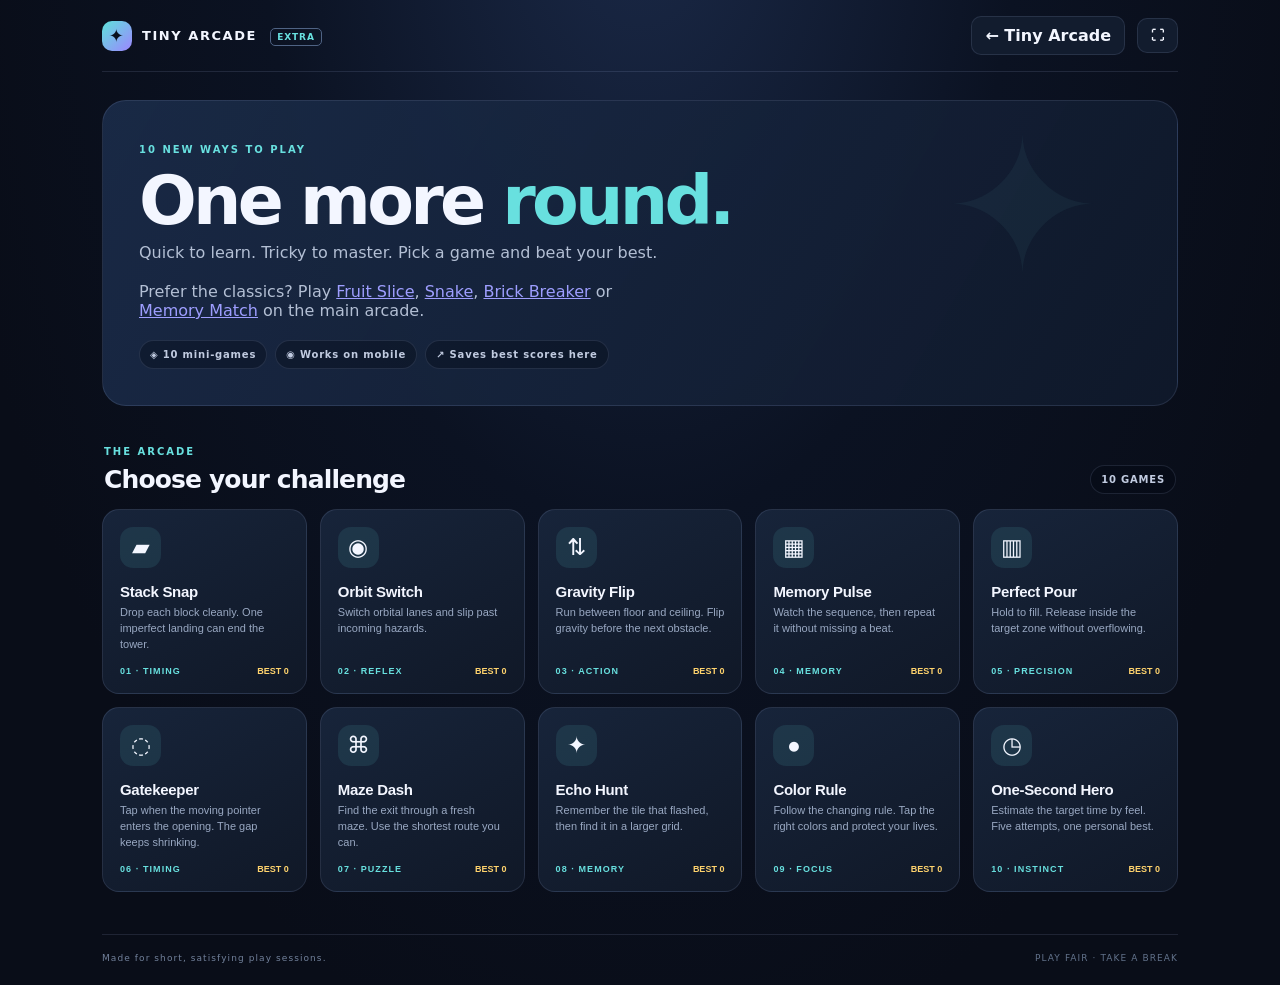
<file: extra/index.html>
<!doctype html>
<html lang="en">
<head>
  <meta charset="utf-8">
  <meta name="viewport" content="width=device-width, initial-scale=1, viewport-fit=cover">
  <meta name="theme-color" content="#090d18">
  <meta name="description" content="Ten more free browser games on Tiny Arcade: Stack Snap, Orbit Switch, Gravity Flip, Memory Pulse, Perfect Pour, Gatekeeper, Maze Dash, Echo Hunt, Color Rule and One-Second Hero. No downloads, no sign-up.">
  <title>Tiny Arcade Extra — 10 More Free Browser Games</title>
  <link rel="stylesheet" href="style.css?v=20261113-3">
<script async src="https://pagead2.googlesyndication.com/pagead/js/adsbygoogle.js?client=ca-pub-3175371468463396"
       crossorigin="anonymous"></script>
</head>
<body>
  <div class="site-shell">
    <header class="topbar">
      <a class="brand" href="../" aria-label="Tiny Arcade home"><span class="brand-mark">✦</span><span>TINY ARCADE <small>EXTRA</small></span></a>
      <div class="top-actions">
        <a class="back-btn" style="text-decoration:none" href="../">← Tiny Arcade</a>
        <button id="backBtn" class="back-btn" type="button" hidden>← All games</button>
        <button id="fsBtn" class="back-btn" type="button" aria-label="Full screen" title="Full screen">⛶</button>
        <span class="best-chip" id="bestChip" hidden>BEST <b id="bestValue">0</b></span>
      </div>
    </header>

    <main id="app" class="app-main">
      <section id="homeView">
        <div class="hero">
          <div class="eyebrow">10 NEW WAYS TO PLAY</div>
          <h1>One more <span>round.</span></h1>
          <p>Quick to learn. Tricky to master. Pick a game and beat your best.</p>
          <p>Prefer the classics? Play <a href="../games/fruit-slice.html">Fruit Slice</a>, <a href="../games/snake.html">Snake</a>, <a href="../games/breaker.html">Brick Breaker</a> or <a href="../games/memory.html">Memory Match</a> on the main arcade.</p>
          <div class="hero-pills"><span>◈ 10 mini-games</span><span>◉ Works on mobile</span><span>↗ Saves best scores here</span></div>
        </div>
        <div class="section-heading"><div><span class="eyebrow">THE ARCADE</span><h2>Choose your challenge</h2></div><span class="game-count">10 GAMES</span></div>
        <div id="gameGrid" class="game-grid"></div>
      </section>

      <section id="gameView" hidden>
        <div class="game-heading">
          <div><div class="eyebrow" id="gameCategory">ARCADE GAME</div><h1 id="gameTitle">Game title</h1><p id="gameDescription"></p></div>
          <div class="score-card"><span id="scoreLabel">SCORE</span><strong id="scoreValue">0</strong><small id="levelValue">LEVEL 1</small></div>
        </div>
        <div class="game-panel">
          <div id="gameMessage" class="game-message" aria-live="polite">Ready?</div>
          <div id="playfield" class="playfield"></div>
          <div id="gameControls" class="game-controls"></div>
        </div>
        <p class="game-footnote">No sign-in. No purchases. Your best score is saved on this device.</p>
      </section>
    </main>
    <footer class="footer"><span>Made for short, satisfying play sessions.</span><span>PLAY FAIR · TAKE A BREAK</span></footer>
  </div>
  <script src="app.js?v=20261114-1"></script>
</body>
</html>
</file>
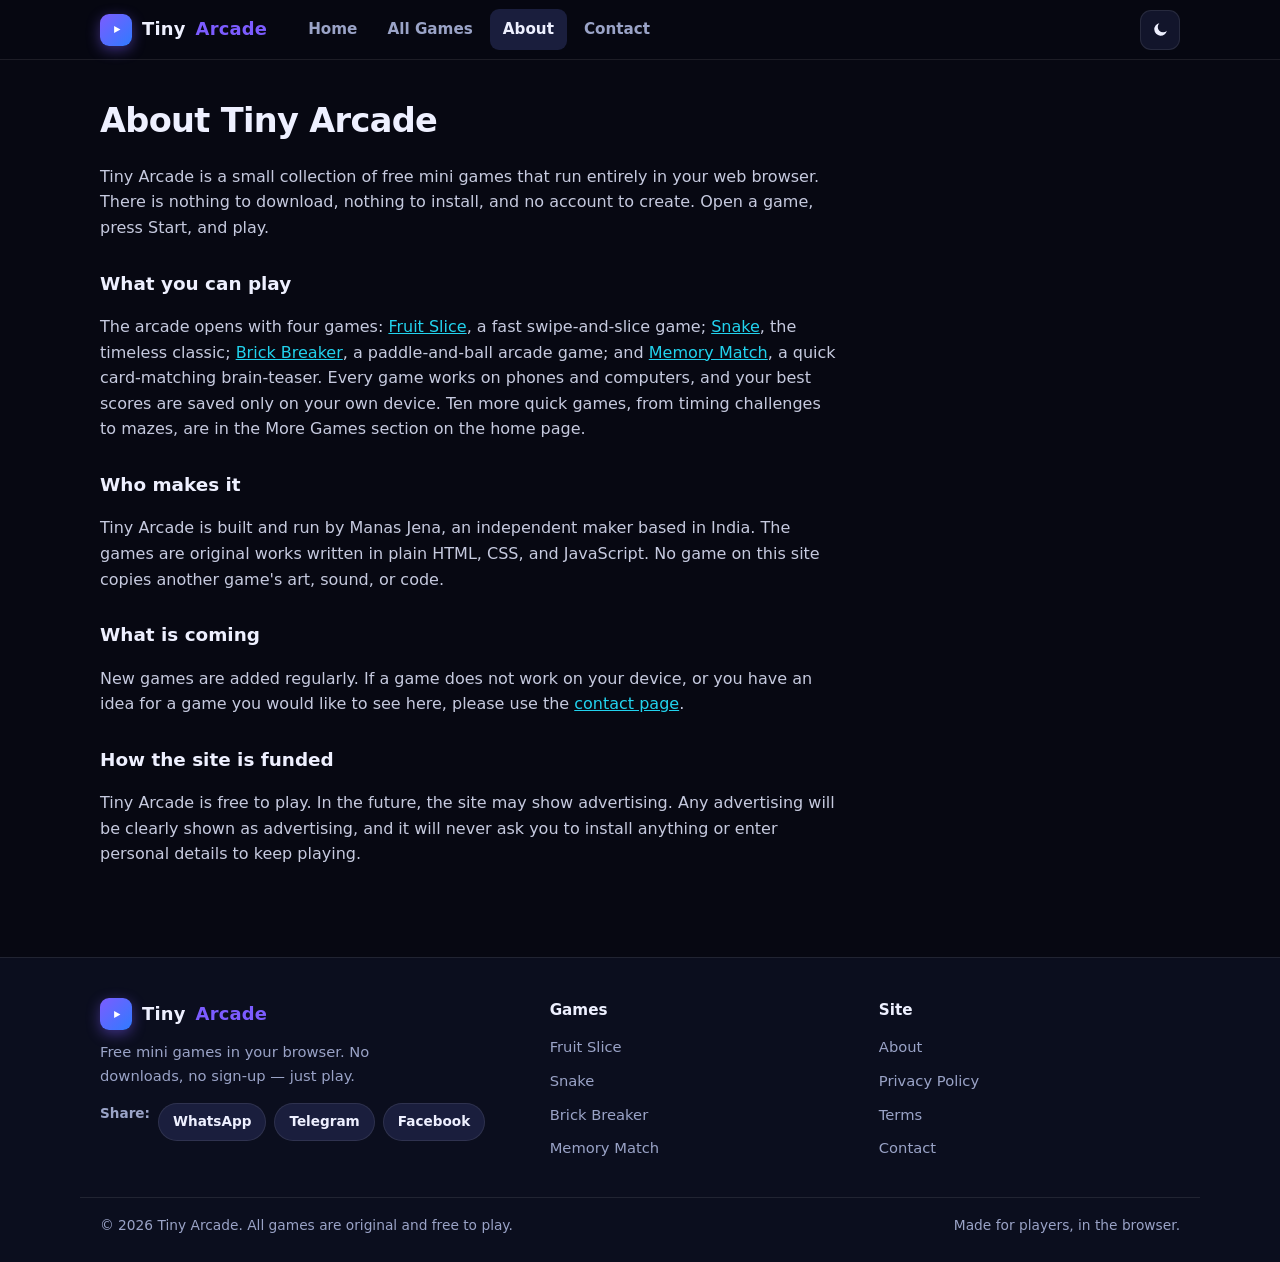
<file: about.html>
<!DOCTYPE html>
<html lang="en">
<head>
<meta charset="utf-8">
<meta name="viewport" content="width=device-width, initial-scale=1">
<title>About — Tiny Arcade</title>
<meta name="description" content="About Tiny Arcade: a small collection of free mini games that run entirely in your browser. No downloads, no sign-up.">
<script>(function(){try{var t=localStorage.getItem('tinyarcade_theme');if(t)document.documentElement.setAttribute('data-theme',t);}catch(e){}})();</script>
<link rel="stylesheet" href="styles.css?v=20261113-6">
<script async src="https://pagead2.googlesyndication.com/pagead/js/adsbygoogle.js?client=ca-pub-3175371468463396"
       crossorigin="anonymous"></script>
</head>
<body>
<a class="skip-link" href="#main">Skip to content</a>
<header class="nav">
<div class="nav-inner">
<a class="brand" href="index.html"><span class="brand-mark"><svg viewBox="0 0 24 24" aria-hidden="true"><path d="M9 7.5v9l8-4.5Z" fill="#fff"/></svg></span>Tiny <em>Arcade</em></a>
<nav class="nav-links" id="navLinks" aria-label="Main">
<a href="index.html">Home</a>
<a href="index.html#games">All Games</a>
<a href="about.html" aria-current="page">About</a>
<a href="contact.html">Contact</a>
</nav>
<div class="nav-actions">
<button class="icon-btn" id="themeBtn" type="button" aria-label="Switch to light theme">
<svg class="theme-icon-moon" viewBox="0 0 24 24" fill="currentColor" aria-hidden="true"><path d="M20 13.5A8 8 0 1 1 10.5 4 6.5 6.5 0 0 0 20 13.5Z"/></svg>
<svg class="theme-icon-sun" viewBox="0 0 24 24" fill="none" stroke="currentColor" stroke-width="2" stroke-linecap="round" aria-hidden="true"><circle cx="12" cy="12" r="4" fill="currentColor" stroke="none"/><path d="M12 2.5v2.2M12 19.3v2.2M2.5 12h2.2M19.3 12h2.2M5 5l1.6 1.6M17.4 17.4 19 19M19 5l-1.6 1.6M6.6 17.4 5 19"/></svg>
</button>
<button class="icon-btn menu-btn" id="menuBtn" type="button" aria-label="Menu" aria-expanded="false" aria-controls="navLinks">
<svg viewBox="0 0 24 24" fill="none" stroke="currentColor" stroke-width="2" stroke-linecap="round" aria-hidden="true"><path d="M4 7h16M4 12h16M4 17h16"/></svg>
</button>
</div>
</div>
</header>
<main id="main" class="wrap">
<article class="page-article">
<h1>About Tiny Arcade</h1>
<p>Tiny Arcade is a small collection of free mini games that run entirely in your web browser. There is nothing to download, nothing to install, and no account to create. Open a game, press Start, and play.</p>
<h2>What you can play</h2>
<p>The arcade opens with four games: <a href="games/fruit-slice.html">Fruit Slice</a>, a fast swipe-and-slice game; <a href="games/snake.html">Snake</a>, the timeless classic; <a href="games/breaker.html">Brick Breaker</a>, a paddle-and-ball arcade game; and <a href="games/memory.html">Memory Match</a>, a quick card-matching brain-teaser. Every game works on phones and computers, and your best scores are saved only on your own device. Ten more quick games, from timing challenges to mazes, are in the More Games section on the home page.</p>
<h2>Who makes it</h2>
<p>Tiny Arcade is built and run by Manas Jena, an independent maker based in India. The games are original works written in plain HTML, CSS, and JavaScript. No game on this site copies another game's art, sound, or code.</p>
<h2>What is coming</h2>
<p>New games are added regularly. If a game does not work on your device, or you have an idea for a game you would like to see here, please use the <a href="contact.html">contact page</a>.</p>
<h2>How the site is funded</h2>
<p>Tiny Arcade is free to play. In the future, the site may show advertising. Any advertising will be clearly shown as advertising, and it will never ask you to install anything or enter personal details to keep playing.</p>
</article>
</main>
<footer class="site">
<div class="footer-grid">
<div class="footer-brand">
<a class="brand" href="index.html"><span class="brand-mark"><svg viewBox="0 0 24 24" aria-hidden="true"><path d="M9 7.5v9l8-4.5Z" fill="#fff"/></svg></span>Tiny <em>Arcade</em></a>
<p>Free mini games in your browser. No downloads, no sign-up — just play.</p>
<div class="share-row"><span style="color:var(--muted);font-size:.85rem;font-weight:600">Share:</span><a data-share="whatsapp" href="#" target="_blank" rel="noopener">WhatsApp</a><a data-share="telegram" href="#" target="_blank" rel="noopener">Telegram</a><a data-share="facebook" href="#" target="_blank" rel="noopener">Facebook</a></div>
</div>
<div class="footer-col">
<h4>Games</h4>
<ul>
<li><a href="games/fruit-slice.html">Fruit Slice</a></li>
<li><a href="games/snake.html">Snake</a></li>
<li><a href="games/breaker.html">Brick Breaker</a></li>
<li><a href="games/memory.html">Memory Match</a></li>
</ul>
</div>
<div class="footer-col">
<h4>Site</h4>
<ul>
<li><a href="about.html">About</a></li>
<li><a href="privacy.html">Privacy Policy</a></li>
<li><a href="terms.html">Terms</a></li>
<li><a href="contact.html">Contact</a></li>
</ul>
</div>
</div>
<div class="footer-bottom">
<span>© 2026 Tiny Arcade. All games are original and free to play.</span>
<span>Made for players, in the browser.</span>
</div>
</footer>
<script src="js/arcade.js?v=20261114-1"></script>
</body>
</html>
</file>
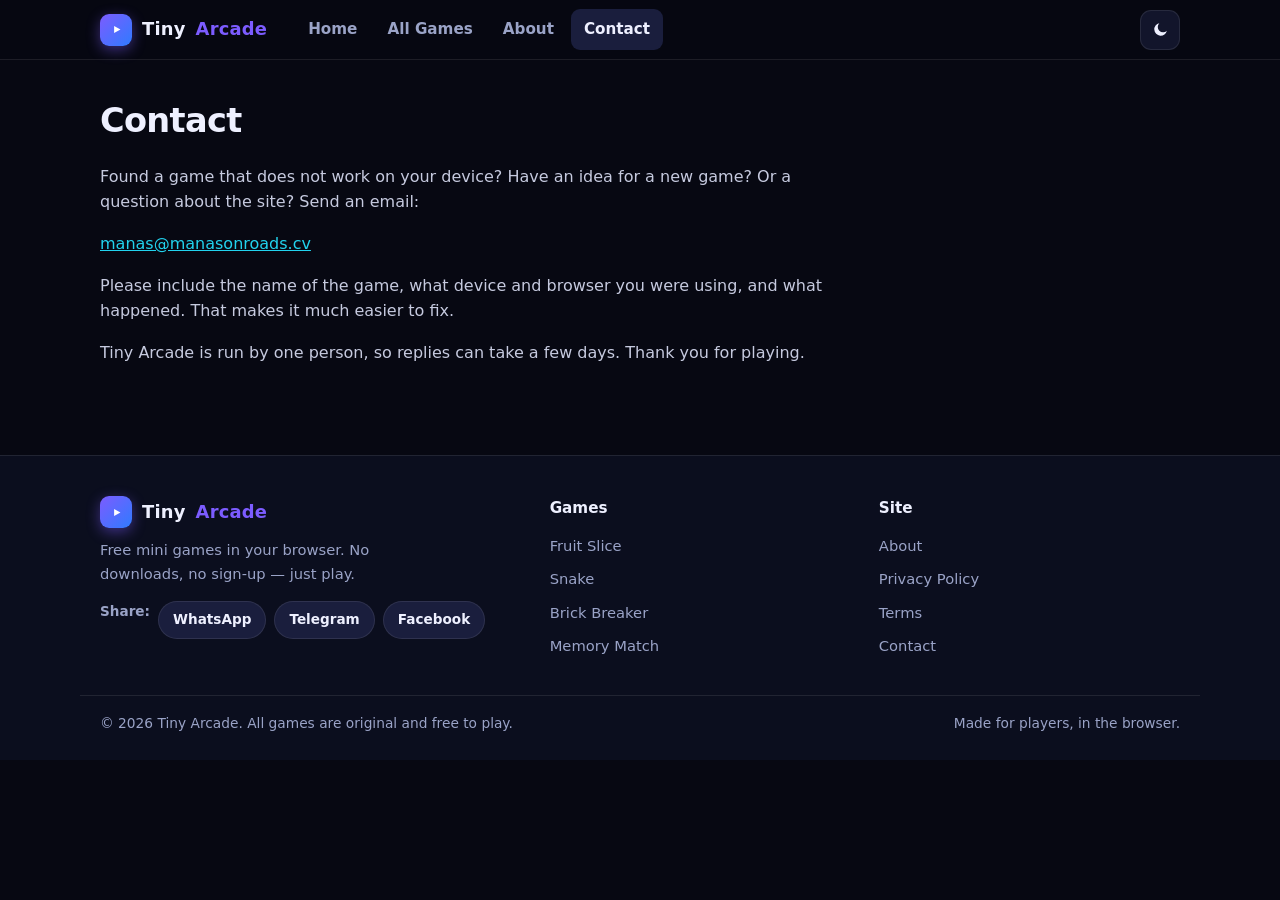
<file: contact.html>
<!DOCTYPE html>
<html lang="en">
<head>
<meta charset="utf-8">
<meta name="viewport" content="width=device-width, initial-scale=1">
<title>Contact — Tiny Arcade</title>
<meta name="description" content="Contact Tiny Arcade: report a broken game, suggest a new game, or ask a question.">
<script>(function(){try{var t=localStorage.getItem('tinyarcade_theme');if(t)document.documentElement.setAttribute('data-theme',t);}catch(e){}})();</script>
<link rel="stylesheet" href="styles.css?v=20261113-6">
<script async src="https://pagead2.googlesyndication.com/pagead/js/adsbygoogle.js?client=ca-pub-3175371468463396"
       crossorigin="anonymous"></script>
</head>
<body>
<a class="skip-link" href="#main">Skip to content</a>
<header class="nav">
<div class="nav-inner">
<a class="brand" href="index.html"><span class="brand-mark"><svg viewBox="0 0 24 24" aria-hidden="true"><path d="M9 7.5v9l8-4.5Z" fill="#fff"/></svg></span>Tiny <em>Arcade</em></a>
<nav class="nav-links" id="navLinks" aria-label="Main">
<a href="index.html">Home</a>
<a href="index.html#games">All Games</a>
<a href="about.html">About</a>
<a href="contact.html" aria-current="page">Contact</a>
</nav>
<div class="nav-actions">
<button class="icon-btn" id="themeBtn" type="button" aria-label="Switch to light theme">
<svg class="theme-icon-moon" viewBox="0 0 24 24" fill="currentColor" aria-hidden="true"><path d="M20 13.5A8 8 0 1 1 10.5 4 6.5 6.5 0 0 0 20 13.5Z"/></svg>
<svg class="theme-icon-sun" viewBox="0 0 24 24" fill="none" stroke="currentColor" stroke-width="2" stroke-linecap="round" aria-hidden="true"><circle cx="12" cy="12" r="4" fill="currentColor" stroke="none"/><path d="M12 2.5v2.2M12 19.3v2.2M2.5 12h2.2M19.3 12h2.2M5 5l1.6 1.6M17.4 17.4 19 19M19 5l-1.6 1.6M6.6 17.4 5 19"/></svg>
</button>
<button class="icon-btn menu-btn" id="menuBtn" type="button" aria-label="Menu" aria-expanded="false" aria-controls="navLinks">
<svg viewBox="0 0 24 24" fill="none" stroke="currentColor" stroke-width="2" stroke-linecap="round" aria-hidden="true"><path d="M4 7h16M4 12h16M4 17h16"/></svg>
</button>
</div>
</div>
</header>
<main id="main" class="wrap">
<article class="page-article">
<h1>Contact</h1>
<p>Found a game that does not work on your device? Have an idea for a new game? Or a question about the site? Send an email:</p>
<p><a href="mailto:manas@manasonroads.cv">manas@manasonroads.cv</a></p>
<p>Please include the name of the game, what device and browser you were using, and what happened. That makes it much easier to fix.</p>
<p>Tiny Arcade is run by one person, so replies can take a few days. Thank you for playing.</p>
</article>
</main>
<footer class="site">
<div class="footer-grid">
<div class="footer-brand">
<a class="brand" href="index.html"><span class="brand-mark"><svg viewBox="0 0 24 24" aria-hidden="true"><path d="M9 7.5v9l8-4.5Z" fill="#fff"/></svg></span>Tiny <em>Arcade</em></a>
<p>Free mini games in your browser. No downloads, no sign-up — just play.</p>
<div class="share-row"><span style="color:var(--muted);font-size:.85rem;font-weight:600">Share:</span><a data-share="whatsapp" href="#" target="_blank" rel="noopener">WhatsApp</a><a data-share="telegram" href="#" target="_blank" rel="noopener">Telegram</a><a data-share="facebook" href="#" target="_blank" rel="noopener">Facebook</a></div>
</div>
<div class="footer-col">
<h4>Games</h4>
<ul>
<li><a href="games/fruit-slice.html">Fruit Slice</a></li>
<li><a href="games/snake.html">Snake</a></li>
<li><a href="games/breaker.html">Brick Breaker</a></li>
<li><a href="games/memory.html">Memory Match</a></li>
</ul>
</div>
<div class="footer-col">
<h4>Site</h4>
<ul>
<li><a href="about.html">About</a></li>
<li><a href="privacy.html">Privacy Policy</a></li>
<li><a href="terms.html">Terms</a></li>
<li><a href="contact.html">Contact</a></li>
</ul>
</div>
</div>
<div class="footer-bottom">
<span>© 2026 Tiny Arcade. All games are original and free to play.</span>
<span>Made for players, in the browser.</span>
</div>
</footer>
<script src="js/arcade.js?v=20261114-1"></script>
</body>
</html>
</file>
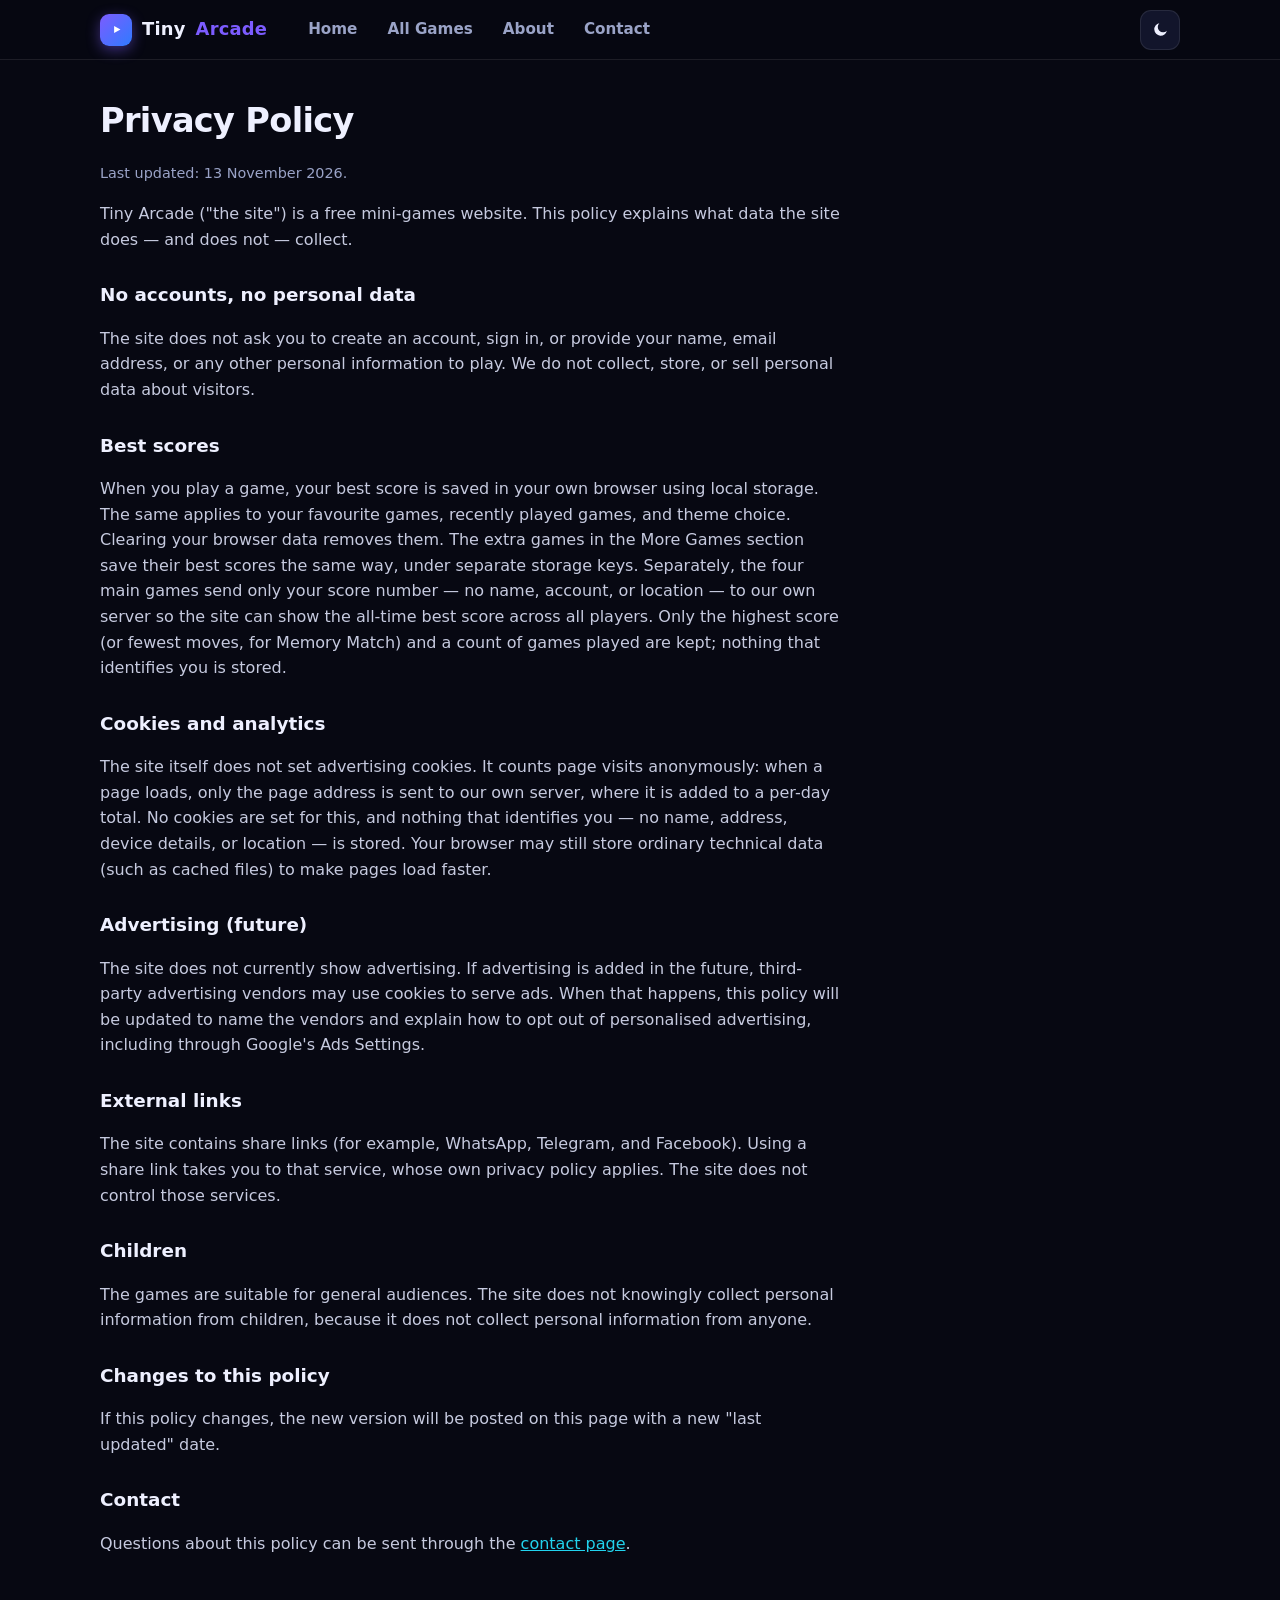
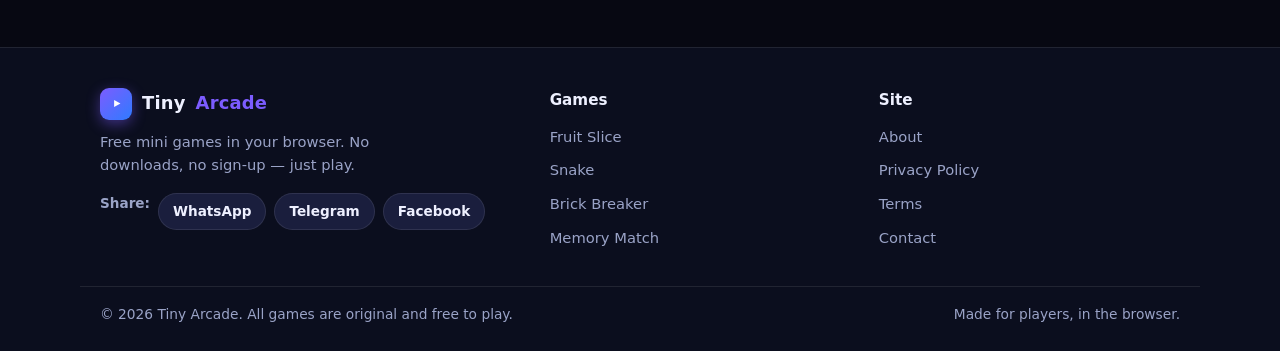
<file: privacy.html>
<!DOCTYPE html>
<html lang="en">
<head>
<meta charset="utf-8">
<meta name="viewport" content="width=device-width, initial-scale=1">
<title>Privacy Policy — Tiny Arcade</title>
<meta name="description" content="Tiny Arcade privacy policy: no accounts, no personal data collected, your best scores stored in your own browser, all-time bests kept as anonymous numbers only.">
<script>(function(){try{var t=localStorage.getItem('tinyarcade_theme');if(t)document.documentElement.setAttribute('data-theme',t);}catch(e){}})();</script>
<link rel="stylesheet" href="styles.css?v=20261113-6">
<script async src="https://pagead2.googlesyndication.com/pagead/js/adsbygoogle.js?client=ca-pub-3175371468463396"
       crossorigin="anonymous"></script>
</head>
<body>
<a class="skip-link" href="#main">Skip to content</a>
<header class="nav">
<div class="nav-inner">
<a class="brand" href="index.html"><span class="brand-mark"><svg viewBox="0 0 24 24" aria-hidden="true"><path d="M9 7.5v9l8-4.5Z" fill="#fff"/></svg></span>Tiny <em>Arcade</em></a>
<nav class="nav-links" id="navLinks" aria-label="Main">
<a href="index.html">Home</a>
<a href="index.html#games">All Games</a>
<a href="about.html">About</a>
<a href="contact.html">Contact</a>
</nav>
<div class="nav-actions">
<button class="icon-btn" id="themeBtn" type="button" aria-label="Switch to light theme">
<svg class="theme-icon-moon" viewBox="0 0 24 24" fill="currentColor" aria-hidden="true"><path d="M20 13.5A8 8 0 1 1 10.5 4 6.5 6.5 0 0 0 20 13.5Z"/></svg>
<svg class="theme-icon-sun" viewBox="0 0 24 24" fill="none" stroke="currentColor" stroke-width="2" stroke-linecap="round" aria-hidden="true"><circle cx="12" cy="12" r="4" fill="currentColor" stroke="none"/><path d="M12 2.5v2.2M12 19.3v2.2M2.5 12h2.2M19.3 12h2.2M5 5l1.6 1.6M17.4 17.4 19 19M19 5l-1.6 1.6M6.6 17.4 5 19"/></svg>
</button>
<button class="icon-btn menu-btn" id="menuBtn" type="button" aria-label="Menu" aria-expanded="false" aria-controls="navLinks">
<svg viewBox="0 0 24 24" fill="none" stroke="currentColor" stroke-width="2" stroke-linecap="round" aria-hidden="true"><path d="M4 7h16M4 12h16M4 17h16"/></svg>
</button>
</div>
</div>
</header>
<main id="main" class="wrap">
<article class="page-article">
<h1>Privacy Policy</h1>
<p class="updated">Last updated: 13 November 2026.</p>
<p>Tiny Arcade ("the site") is a free mini-games website. This policy explains what data the site does — and does not — collect.</p>
<h2>No accounts, no personal data</h2>
<p>The site does not ask you to create an account, sign in, or provide your name, email address, or any other personal information to play. We do not collect, store, or sell personal data about visitors.</p>
<h2>Best scores</h2>
<p>When you play a game, your best score is saved in your own browser using local storage. The same applies to your favourite games, recently played games, and theme choice. Clearing your browser data removes them. The extra games in the More Games section save their best scores the same way, under separate storage keys. Separately, the four main games send only your score number — no name, account, or location — to our own server so the site can show the all-time best score across all players. Only the highest score (or fewest moves, for Memory Match) and a count of games played are kept; nothing that identifies you is stored.</p>
<h2>Cookies and analytics</h2>
<p>The site itself does not set advertising cookies. It counts page visits anonymously: when a page loads, only the page address is sent to our own server, where it is added to a per-day total. No cookies are set for this, and nothing that identifies you — no name, address, device details, or location — is stored. Your browser may still store ordinary technical data (such as cached files) to make pages load faster.</p>
<h2>Advertising (future)</h2>
<p>The site does not currently show advertising. If advertising is added in the future, third-party advertising vendors may use cookies to serve ads. When that happens, this policy will be updated to name the vendors and explain how to opt out of personalised advertising, including through Google's Ads Settings.</p>
<h2>External links</h2>
<p>The site contains share links (for example, WhatsApp, Telegram, and Facebook). Using a share link takes you to that service, whose own privacy policy applies. The site does not control those services.</p>
<h2>Children</h2>
<p>The games are suitable for general audiences. The site does not knowingly collect personal information from children, because it does not collect personal information from anyone.</p>
<h2>Changes to this policy</h2>
<p>If this policy changes, the new version will be posted on this page with a new "last updated" date.</p>
<h2>Contact</h2>
<p>Questions about this policy can be sent through the <a href="contact.html">contact page</a>.</p>
</article>
</main>
<footer class="site">
<div class="footer-grid">
<div class="footer-brand">
<a class="brand" href="index.html"><span class="brand-mark"><svg viewBox="0 0 24 24" aria-hidden="true"><path d="M9 7.5v9l8-4.5Z" fill="#fff"/></svg></span>Tiny <em>Arcade</em></a>
<p>Free mini games in your browser. No downloads, no sign-up — just play.</p>
<div class="share-row"><span style="color:var(--muted);font-size:.85rem;font-weight:600">Share:</span><a data-share="whatsapp" href="#" target="_blank" rel="noopener">WhatsApp</a><a data-share="telegram" href="#" target="_blank" rel="noopener">Telegram</a><a data-share="facebook" href="#" target="_blank" rel="noopener">Facebook</a></div>
</div>
<div class="footer-col">
<h4>Games</h4>
<ul>
<li><a href="games/fruit-slice.html">Fruit Slice</a></li>
<li><a href="games/snake.html">Snake</a></li>
<li><a href="games/breaker.html">Brick Breaker</a></li>
<li><a href="games/memory.html">Memory Match</a></li>
</ul>
</div>
<div class="footer-col">
<h4>Site</h4>
<ul>
<li><a href="about.html">About</a></li>
<li><a href="privacy.html">Privacy Policy</a></li>
<li><a href="terms.html">Terms</a></li>
<li><a href="contact.html">Contact</a></li>
</ul>
</div>
</div>
<div class="footer-bottom">
<span>© 2026 Tiny Arcade. All games are original and free to play.</span>
<span>Made for players, in the browser.</span>
</div>
</footer>
<script src="js/arcade.js?v=20261114-1"></script>
</body>
</html>
</file>
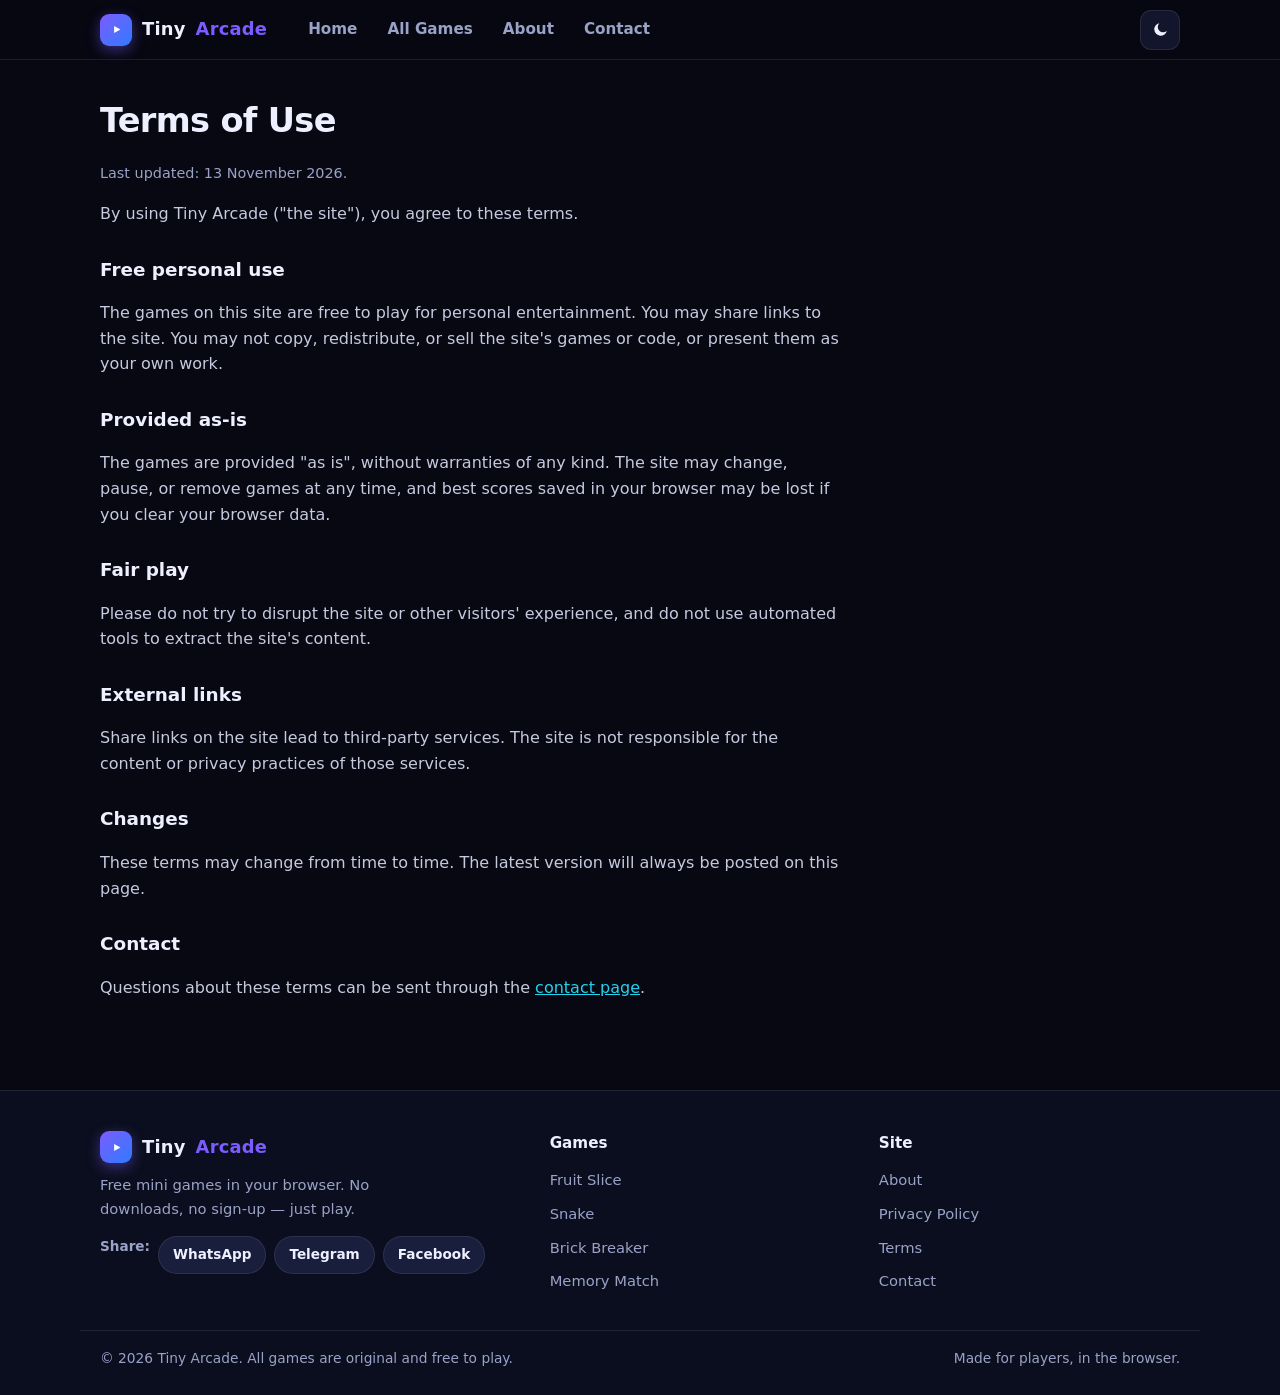
<file: terms.html>
<!DOCTYPE html>
<html lang="en">
<head>
<meta charset="utf-8">
<meta name="viewport" content="width=device-width, initial-scale=1">
<title>Terms of Use — Tiny Arcade</title>
<meta name="description" content="Tiny Arcade terms of use: free games for personal entertainment, provided as-is.">
<script>(function(){try{var t=localStorage.getItem('tinyarcade_theme');if(t)document.documentElement.setAttribute('data-theme',t);}catch(e){}})();</script>
<link rel="stylesheet" href="styles.css?v=20261113-6">
<script async src="https://pagead2.googlesyndication.com/pagead/js/adsbygoogle.js?client=ca-pub-3175371468463396"
       crossorigin="anonymous"></script>
</head>
<body>
<a class="skip-link" href="#main">Skip to content</a>
<header class="nav">
<div class="nav-inner">
<a class="brand" href="index.html"><span class="brand-mark"><svg viewBox="0 0 24 24" aria-hidden="true"><path d="M9 7.5v9l8-4.5Z" fill="#fff"/></svg></span>Tiny <em>Arcade</em></a>
<nav class="nav-links" id="navLinks" aria-label="Main">
<a href="index.html">Home</a>
<a href="index.html#games">All Games</a>
<a href="about.html">About</a>
<a href="contact.html">Contact</a>
</nav>
<div class="nav-actions">
<button class="icon-btn" id="themeBtn" type="button" aria-label="Switch to light theme">
<svg class="theme-icon-moon" viewBox="0 0 24 24" fill="currentColor" aria-hidden="true"><path d="M20 13.5A8 8 0 1 1 10.5 4 6.5 6.5 0 0 0 20 13.5Z"/></svg>
<svg class="theme-icon-sun" viewBox="0 0 24 24" fill="none" stroke="currentColor" stroke-width="2" stroke-linecap="round" aria-hidden="true"><circle cx="12" cy="12" r="4" fill="currentColor" stroke="none"/><path d="M12 2.5v2.2M12 19.3v2.2M2.5 12h2.2M19.3 12h2.2M5 5l1.6 1.6M17.4 17.4 19 19M19 5l-1.6 1.6M6.6 17.4 5 19"/></svg>
</button>
<button class="icon-btn menu-btn" id="menuBtn" type="button" aria-label="Menu" aria-expanded="false" aria-controls="navLinks">
<svg viewBox="0 0 24 24" fill="none" stroke="currentColor" stroke-width="2" stroke-linecap="round" aria-hidden="true"><path d="M4 7h16M4 12h16M4 17h16"/></svg>
</button>
</div>
</div>
</header>
<main id="main" class="wrap">
<article class="page-article">
<h1>Terms of Use</h1>
<p class="updated">Last updated: 13 November 2026.</p>
<p>By using Tiny Arcade ("the site"), you agree to these terms.</p>
<h2>Free personal use</h2>
<p>The games on this site are free to play for personal entertainment. You may share links to the site. You may not copy, redistribute, or sell the site's games or code, or present them as your own work.</p>
<h2>Provided as-is</h2>
<p>The games are provided "as is", without warranties of any kind. The site may change, pause, or remove games at any time, and best scores saved in your browser may be lost if you clear your browser data.</p>
<h2>Fair play</h2>
<p>Please do not try to disrupt the site or other visitors' experience, and do not use automated tools to extract the site's content.</p>
<h2>External links</h2>
<p>Share links on the site lead to third-party services. The site is not responsible for the content or privacy practices of those services.</p>
<h2>Changes</h2>
<p>These terms may change from time to time. The latest version will always be posted on this page.</p>
<h2>Contact</h2>
<p>Questions about these terms can be sent through the <a href="contact.html">contact page</a>.</p>
</article>
</main>
<footer class="site">
<div class="footer-grid">
<div class="footer-brand">
<a class="brand" href="index.html"><span class="brand-mark"><svg viewBox="0 0 24 24" aria-hidden="true"><path d="M9 7.5v9l8-4.5Z" fill="#fff"/></svg></span>Tiny <em>Arcade</em></a>
<p>Free mini games in your browser. No downloads, no sign-up — just play.</p>
<div class="share-row"><span style="color:var(--muted);font-size:.85rem;font-weight:600">Share:</span><a data-share="whatsapp" href="#" target="_blank" rel="noopener">WhatsApp</a><a data-share="telegram" href="#" target="_blank" rel="noopener">Telegram</a><a data-share="facebook" href="#" target="_blank" rel="noopener">Facebook</a></div>
</div>
<div class="footer-col">
<h4>Games</h4>
<ul>
<li><a href="games/fruit-slice.html">Fruit Slice</a></li>
<li><a href="games/snake.html">Snake</a></li>
<li><a href="games/breaker.html">Brick Breaker</a></li>
<li><a href="games/memory.html">Memory Match</a></li>
</ul>
</div>
<div class="footer-col">
<h4>Site</h4>
<ul>
<li><a href="about.html">About</a></li>
<li><a href="privacy.html">Privacy Policy</a></li>
<li><a href="terms.html">Terms</a></li>
<li><a href="contact.html">Contact</a></li>
</ul>
</div>
</div>
<div class="footer-bottom">
<span>© 2026 Tiny Arcade. All games are original and free to play.</span>
<span>Made for players, in the browser.</span>
</div>
</footer>
<script src="js/arcade.js?v=20261114-1"></script>
</body>
</html>
</file>
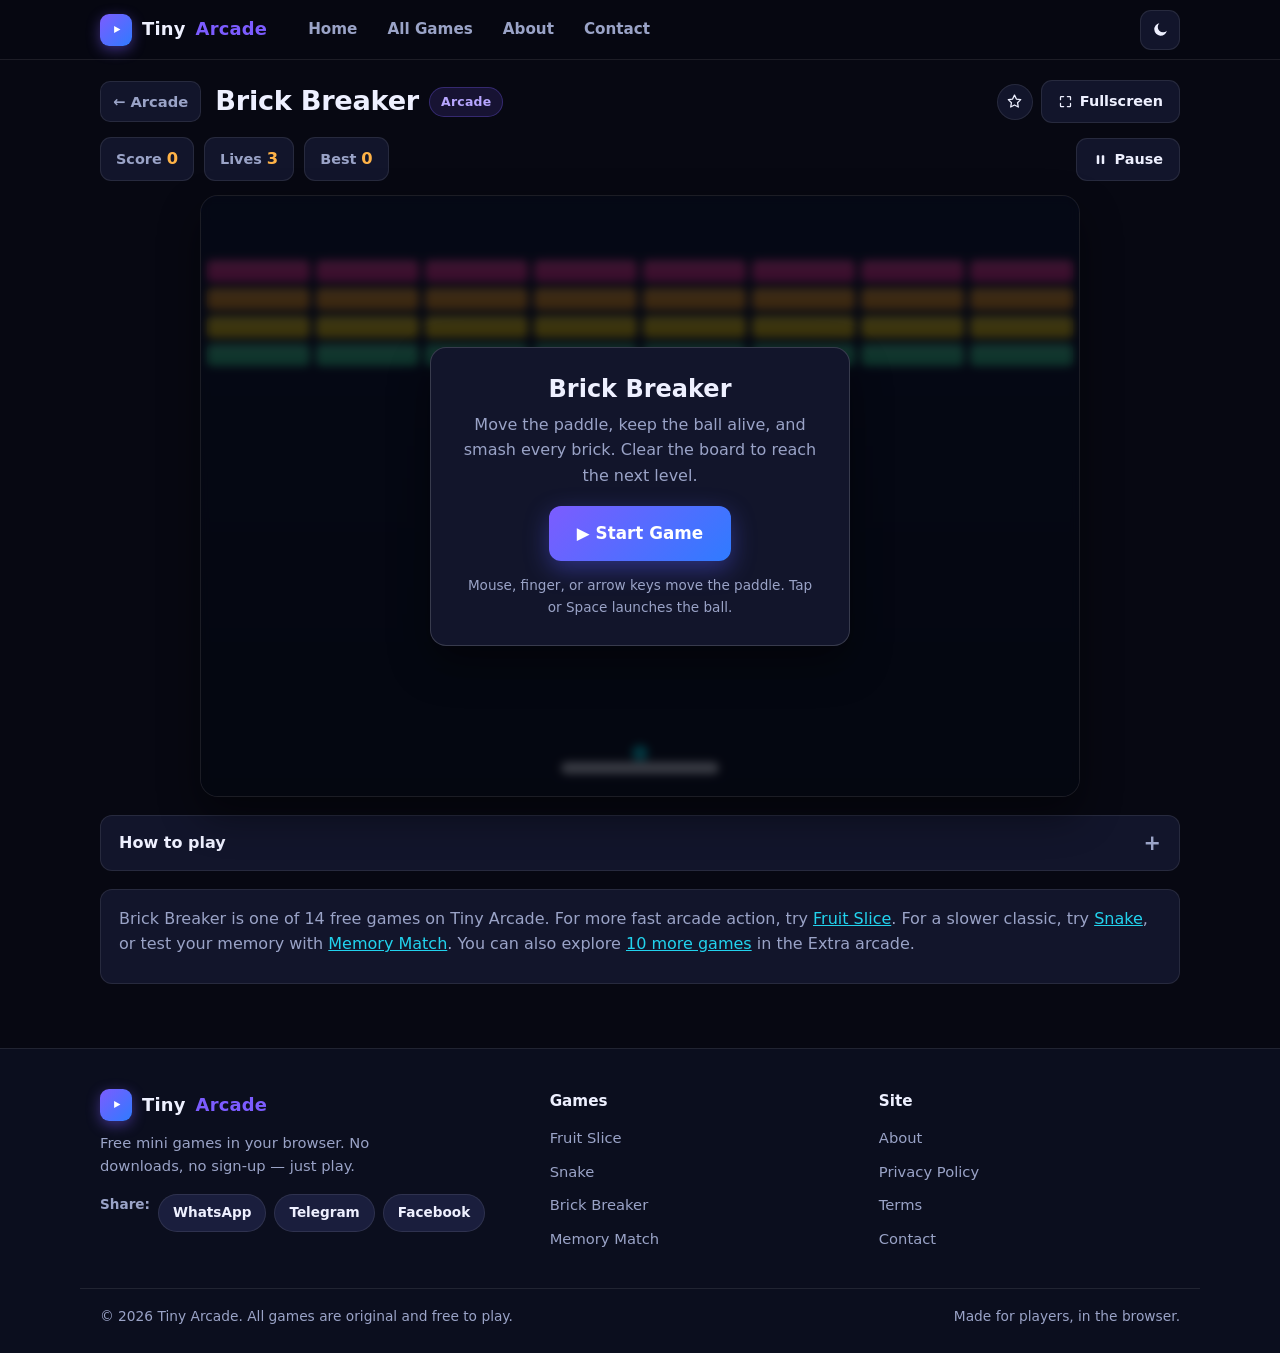
<file: games/breaker.html>
<!DOCTYPE html>
<html lang="en">
<head>
<meta charset="utf-8">
<meta name="viewport" content="width=device-width, initial-scale=1">
<title>Brick Breaker Game — Play Free Online | Tiny Arcade</title>
<meta name="description" content="Brick Breaker: bounce the ball, smash every brick, and clear the level. Three lives, faster balls each level. Free in your browser.">
<script>(function(){try{var t=localStorage.getItem('tinyarcade_theme');if(t)document.documentElement.setAttribute('data-theme',t);}catch(e){}})();</script>
<link rel="stylesheet" href="../styles.css?v=20261113-6">
<script async src="https://pagead2.googlesyndication.com/pagead/js/adsbygoogle.js?client=ca-pub-3175371468463396"
       crossorigin="anonymous"></script>
</head>
<body>
<a class="skip-link" href="#main">Skip to game</a>
<header class="nav">
<div class="nav-inner">
<a class="brand" href="../index.html"><span class="brand-mark"><svg viewBox="0 0 24 24" aria-hidden="true"><path d="M9 7.5v9l8-4.5Z" fill="#fff"/></svg></span>Tiny <em>Arcade</em></a>
<nav class="nav-links" id="navLinks" aria-label="Main">
<a href="../index.html">Home</a>
<a href="../index.html#games">All Games</a>
<a href="../about.html">About</a>
<a href="../contact.html">Contact</a>
</nav>
<div class="nav-actions">
<button class="icon-btn" id="themeBtn" type="button" aria-label="Switch to light theme">
<svg class="theme-icon-moon" viewBox="0 0 24 24" fill="currentColor" aria-hidden="true"><path d="M20 13.5A8 8 0 1 1 10.5 4 6.5 6.5 0 0 0 20 13.5Z"/></svg>
<svg class="theme-icon-sun" viewBox="0 0 24 24" fill="none" stroke="currentColor" stroke-width="2" stroke-linecap="round" aria-hidden="true"><circle cx="12" cy="12" r="4" fill="currentColor" stroke="none"/><path d="M12 2.5v2.2M12 19.3v2.2M2.5 12h2.2M19.3 12h2.2M5 5l1.6 1.6M17.4 17.4 19 19M19 5l-1.6 1.6M6.6 17.4 5 19"/></svg>
</button>
<button class="icon-btn menu-btn" id="menuBtn" type="button" aria-label="Menu" aria-expanded="false" aria-controls="navLinks">
<svg viewBox="0 0 24 24" fill="none" stroke="currentColor" stroke-width="2" stroke-linecap="round" aria-hidden="true"><path d="M4 7h16M4 12h16M4 17h16"/></svg>
</button>
</div>
</div>
</header>
<main id="main" class="wrap game-page" data-game="breaker">
<div class="game-head">
<a class="back-link" href="../index.html">← Arcade</a>
<div class="game-title"><h1>Brick Breaker</h1><span class="tag violet">Arcade</span></div>
<div class="game-actions">
<button class="fav-btn" type="button" data-fav="breaker" aria-pressed="false" aria-label="Add to favourites"><svg viewBox="0 0 24 24" fill="none" stroke="currentColor" stroke-width="1.8" stroke-linejoin="round" aria-hidden="true"><path d="M12 3l2.7 5.6 6.1.8-4.5 4.3 1.1 6.1L12 16.9 6.6 19.8l1.1-6.1L3.2 9.4l6.1-.8Z"/></svg></button>
<button class="hud-btn" type="button" data-fullscreen aria-label="Fullscreen"><svg viewBox="0 0 24 24" fill="none" stroke="currentColor" stroke-width="2" stroke-linecap="round" aria-hidden="true"><path d="M4 9V5a1 1 0 0 1 1-1h4M15 4h4a1 1 0 0 1 1 1v4M20 15v4a1 1 0 0 1-1 1h-4M9 20H5a1 1 0 0 1-1-1v-4"/></svg><span class="fs-label">Fullscreen</span></button>
</div>
</div>
<div class="hud">
<span class="stat">Score<b id="score">0</b></span>
<span class="stat">Lives<b id="lives">3</b></span>
<span class="stat">Best<b id="best">0</b></span>
<span class="spacer"></span>
<button class="hud-btn" id="pauseBtn" type="button"><svg viewBox="0 0 24 24" fill="currentColor" aria-hidden="true"><rect x="6" y="5" width="4" height="14" rx="1.2"/><rect x="14" y="5" width="4" height="14" rx="1.2"/></svg>Pause</button>
</div>
<div class="stage wide" id="stage" tabindex="0" aria-label="Brick Breaker game area">
<button class="fs-exit" type="button" data-fs-exit aria-label="Exit fullscreen">✕ Exit</button>
<canvas id="game"></canvas>
<div class="overlay" id="overlay">
<div class="overlay-card">
<h2>Brick Breaker</h2>
<p>Move the paddle, keep the ball alive, and smash every brick. Clear the board to reach the next level.</p>
<button class="btn btn-primary btn-lg" id="startBtn" type="button">▶ Start Game</button>
<p class="keys-hint">Mouse, finger, or arrow keys move the paddle. Tap or Space launches the ball.</p>
</div>
</div>
<div class="overlay hidden" id="pauseOverlay">
<div class="overlay-card">
<h2>Paused</h2>
<p>The ball is frozen mid-flight. Ready when you are.</p>
<div class="overlay-actions">
<button class="btn btn-primary" id="resumeBtn" type="button">Resume</button>
<button class="btn btn-ghost" id="pauseRestartBtn" type="button">Restart</button>
</div>
</div>
</div>
<div class="overlay hidden" id="levelOverlay">
<div class="overlay-card">
<h2 id="levelTitle">Level Complete!</h2>
<p>Every brick smashed. The next level is faster — and worth a 50 point bonus.</p>
<div class="overlay-actions">
<button class="btn btn-primary" id="nextLevelBtn" type="button">Next Level →</button>
</div>
</div>
</div>
<div class="overlay hidden" id="gameover">
<div class="overlay-card">
<h2>Game Over</h2>
<div class="ov-stats"><span>Score<b id="finalScore">0</b></span><span>Your Best<b id="finalBest">0</b></span><span>All-Time Best<b id="finalGlobalBest">—</b></span></div>
<div class="overlay-actions">
<button class="btn btn-primary" id="restartBtn" type="button">↻ Play Again</button>
<a class="btn btn-ghost" href="../index.html">Back to Arcade</a>
</div>
</div>
</div>
</div>
<details class="panel">
<summary>How to play</summary>
<div class="panel-body">
<p>Bounce the ball off the paddle to smash the bricks. Don't let the ball fall past the paddle.</p>
<ul>
<li><strong>Phone:</strong> drag your finger to move the paddle. Tap to launch the ball.</li>
<li><strong>Computer:</strong> move the mouse, or use <kbd>←</kbd> and <kbd>→</kbd>. Press <kbd>Space</kbd> to launch, <kbd>P</kbd> to pause.</li>
<li>Where the ball hits the paddle steers it: hit near an edge to send it off at an angle.</li>
<li>Each brick scores 10 points. Clearing a level adds 50 points and speeds the ball up.</li>
<li>You have 3 lives. Your best score is saved on this device only.</li>
</ul>
</div>
</details>
<section class="panel" aria-label="More games on Tiny Arcade">
<div class="panel-body" style="padding-top:16px">
<p>Brick Breaker is one of 14 free games on Tiny Arcade. For more fast arcade action, try <a href="fruit-slice.html">Fruit Slice</a>. For a slower classic, try <a href="snake.html">Snake</a>, or test your memory with <a href="memory.html">Memory Match</a>. You can also explore <a href="../extra/">10 more games</a> in the Extra arcade.</p>
</div>
</section>
</main>
<footer class="site">
<div class="footer-grid">
<div class="footer-brand">
<a class="brand" href="../index.html"><span class="brand-mark"><svg viewBox="0 0 24 24" aria-hidden="true"><path d="M9 7.5v9l8-4.5Z" fill="#fff"/></svg></span>Tiny <em>Arcade</em></a>
<p>Free mini games in your browser. No downloads, no sign-up — just play.</p>
<div class="share-row"><span style="color:var(--muted);font-size:.85rem;font-weight:600">Share:</span><a data-share="whatsapp" href="#" target="_blank" rel="noopener">WhatsApp</a><a data-share="telegram" href="#" target="_blank" rel="noopener">Telegram</a><a data-share="facebook" href="#" target="_blank" rel="noopener">Facebook</a></div>
</div>
<div class="footer-col">
<h4>Games</h4>
<ul>
<li><a href="fruit-slice.html">Fruit Slice</a></li>
<li><a href="snake.html">Snake</a></li>
<li><a href="breaker.html">Brick Breaker</a></li>
<li><a href="memory.html">Memory Match</a></li>
</ul>
</div>
<div class="footer-col">
<h4>Site</h4>
<ul>
<li><a href="../about.html">About</a></li>
<li><a href="../privacy.html">Privacy Policy</a></li>
<li><a href="../terms.html">Terms</a></li>
<li><a href="../contact.html">Contact</a></li>
</ul>
</div>
</div>
<div class="footer-bottom">
<span>© 2026 Tiny Arcade. All games are original and free to play.</span>
<span>Made for players, in the browser.</span>
</div>
</footer>
<script src="../js/arcade.js?v=20261114-1"></script>
<script src="../js/breaker.js?v=20261113-7"></script>
</body>
</html>
</file>
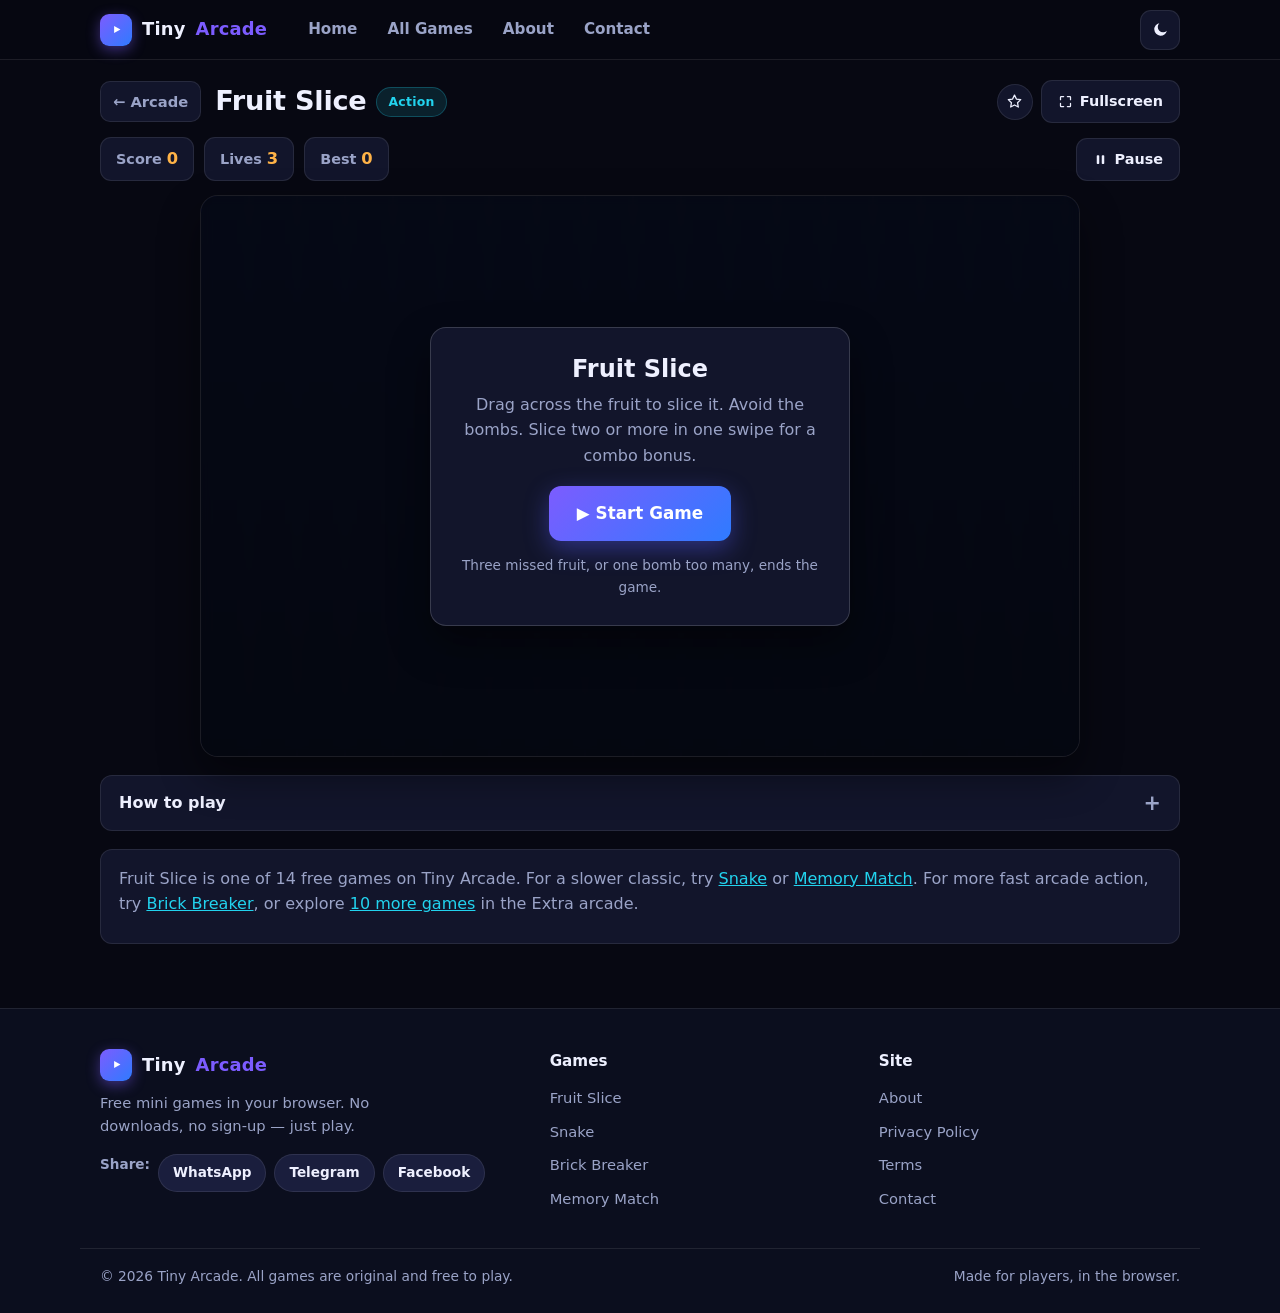
<file: games/fruit-slice.html>
<!DOCTYPE html>
<html lang="en">
<head>
<meta charset="utf-8">
<meta name="viewport" content="width=device-width, initial-scale=1">
<title>Fruit Slice Game — Play Free Online | Tiny Arcade</title>
<meta name="description" content="Fruit Slice: swipe to slice flying fruit, dodge the bombs, and beat your best score. Free to play in your browser — no downloads.">
<script>(function(){try{var t=localStorage.getItem('tinyarcade_theme');if(t)document.documentElement.setAttribute('data-theme',t);}catch(e){}})();</script>
<link rel="stylesheet" href="../styles.css?v=20261113-6">
<script async src="https://pagead2.googlesyndication.com/pagead/js/adsbygoogle.js?client=ca-pub-3175371468463396"
       crossorigin="anonymous"></script>
</head>
<body>
<a class="skip-link" href="#main">Skip to game</a>
<header class="nav">
<div class="nav-inner">
<a class="brand" href="../index.html"><span class="brand-mark"><svg viewBox="0 0 24 24" aria-hidden="true"><path d="M9 7.5v9l8-4.5Z" fill="#fff"/></svg></span>Tiny <em>Arcade</em></a>
<nav class="nav-links" id="navLinks" aria-label="Main">
<a href="../index.html">Home</a>
<a href="../index.html#games">All Games</a>
<a href="../about.html">About</a>
<a href="../contact.html">Contact</a>
</nav>
<div class="nav-actions">
<button class="icon-btn" id="themeBtn" type="button" aria-label="Switch to light theme">
<svg class="theme-icon-moon" viewBox="0 0 24 24" fill="currentColor" aria-hidden="true"><path d="M20 13.5A8 8 0 1 1 10.5 4 6.5 6.5 0 0 0 20 13.5Z"/></svg>
<svg class="theme-icon-sun" viewBox="0 0 24 24" fill="none" stroke="currentColor" stroke-width="2" stroke-linecap="round" aria-hidden="true"><circle cx="12" cy="12" r="4" fill="currentColor" stroke="none"/><path d="M12 2.5v2.2M12 19.3v2.2M2.5 12h2.2M19.3 12h2.2M5 5l1.6 1.6M17.4 17.4 19 19M19 5l-1.6 1.6M6.6 17.4 5 19"/></svg>
</button>
<button class="icon-btn menu-btn" id="menuBtn" type="button" aria-label="Menu" aria-expanded="false" aria-controls="navLinks">
<svg viewBox="0 0 24 24" fill="none" stroke="currentColor" stroke-width="2" stroke-linecap="round" aria-hidden="true"><path d="M4 7h16M4 12h16M4 17h16"/></svg>
</button>
</div>
</div>
</header>
<main id="main" class="wrap game-page" data-game="fruit-slice">
<div class="game-head">
<a class="back-link" href="../index.html">← Arcade</a>
<div class="game-title"><h1>Fruit Slice</h1><span class="tag">Action</span></div>
<div class="game-actions">
<button class="fav-btn" type="button" data-fav="fruit-slice" aria-pressed="false" aria-label="Add to favourites"><svg viewBox="0 0 24 24" fill="none" stroke="currentColor" stroke-width="1.8" stroke-linejoin="round" aria-hidden="true"><path d="M12 3l2.7 5.6 6.1.8-4.5 4.3 1.1 6.1L12 16.9 6.6 19.8l1.1-6.1L3.2 9.4l6.1-.8Z"/></svg></button>
<button class="hud-btn" type="button" data-fullscreen aria-label="Fullscreen"><svg viewBox="0 0 24 24" fill="none" stroke="currentColor" stroke-width="2" stroke-linecap="round" aria-hidden="true"><path d="M4 9V5a1 1 0 0 1 1-1h4M15 4h4a1 1 0 0 1 1 1v4M20 15v4a1 1 0 0 1-1 1h-4M9 20H5a1 1 0 0 1-1-1v-4"/></svg><span class="fs-label">Fullscreen</span></button>
</div>
</div>
<div class="hud">
<span class="stat">Score<b id="score">0</b></span>
<span class="stat">Lives<b id="lives">3</b></span>
<span class="stat">Best<b id="best">0</b></span>
<span class="spacer"></span>
<button class="hud-btn" id="pauseBtn" type="button"><svg viewBox="0 0 24 24" fill="currentColor" aria-hidden="true"><rect x="6" y="5" width="4" height="14" rx="1.2"/><rect x="14" y="5" width="4" height="14" rx="1.2"/></svg>Pause</button>
</div>
<div class="stage wide" id="stage" tabindex="0" aria-label="Fruit Slice game area">
<button class="fs-exit" type="button" data-fs-exit aria-label="Exit fullscreen">✕ Exit</button>
<canvas id="game"></canvas>
<div class="overlay" id="overlay">
<div class="overlay-card">
<h2>Fruit Slice</h2>
<p>Drag across the fruit to slice it. Avoid the bombs. Slice two or more in one swipe for a combo bonus.</p>
<button class="btn btn-primary btn-lg" id="startBtn" type="button">▶ Start Game</button>
<p class="keys-hint">Three missed fruit, or one bomb too many, ends the game.</p>
</div>
</div>
<div class="overlay hidden" id="pauseOverlay">
<div class="overlay-card">
<h2>Paused</h2>
<p>Take a breath. Your fruit is waiting.</p>
<div class="overlay-actions">
<button class="btn btn-primary" id="resumeBtn" type="button">Resume</button>
<button class="btn btn-ghost" id="pauseRestartBtn" type="button">Restart</button>
</div>
</div>
</div>
<div class="overlay hidden" id="gameover">
<div class="overlay-card">
<h2>Game Over</h2>
<div class="ov-stats"><span>Score<b id="finalScore">0</b></span><span>Your Best<b id="finalBest">0</b></span><span>All-Time Best<b id="finalGlobalBest">—</b></span></div>
<div class="overlay-actions">
<button class="btn btn-primary" id="restartBtn" type="button">↻ Play Again</button>
<a class="btn btn-ghost" href="../index.html">Back to Arcade</a>
</div>
</div>
</div>
</div>
<details class="panel">
<summary>How to play</summary>
<div class="panel-body">
<p>Fruit flies up from the bottom of the screen. Slice it before it falls back down.</p>
<ul>
<li><strong>Phone:</strong> swipe across the fruit with your finger.</li>
<li><strong>Computer:</strong> hold the mouse button and drag across the fruit.</li>
<li>Each sliced fruit scores 10 points. Slicing several in one swipe adds a combo bonus.</li>
<li>Bombs cost a life. A fruit that falls unsliced also costs a life. You have 3 lives.</li>
<li>Your best score is saved on this device only.</li>
</ul>
</div>
</details>
<section class="panel" aria-label="More games on Tiny Arcade">
<div class="panel-body" style="padding-top:16px">
<p>Fruit Slice is one of 14 free games on Tiny Arcade. For a slower classic, try <a href="snake.html">Snake</a> or <a href="memory.html">Memory Match</a>. For more fast arcade action, try <a href="breaker.html">Brick Breaker</a>, or explore <a href="../extra/">10 more games</a> in the Extra arcade.</p>
</div>
</section>
</main>
<footer class="site">
<div class="footer-grid">
<div class="footer-brand">
<a class="brand" href="../index.html"><span class="brand-mark"><svg viewBox="0 0 24 24" aria-hidden="true"><path d="M9 7.5v9l8-4.5Z" fill="#fff"/></svg></span>Tiny <em>Arcade</em></a>
<p>Free mini games in your browser. No downloads, no sign-up — just play.</p>
<div class="share-row"><span style="color:var(--muted);font-size:.85rem;font-weight:600">Share:</span><a data-share="whatsapp" href="#" target="_blank" rel="noopener">WhatsApp</a><a data-share="telegram" href="#" target="_blank" rel="noopener">Telegram</a><a data-share="facebook" href="#" target="_blank" rel="noopener">Facebook</a></div>
</div>
<div class="footer-col">
<h4>Games</h4>
<ul>
<li><a href="fruit-slice.html">Fruit Slice</a></li>
<li><a href="snake.html">Snake</a></li>
<li><a href="breaker.html">Brick Breaker</a></li>
<li><a href="memory.html">Memory Match</a></li>
</ul>
</div>
<div class="footer-col">
<h4>Site</h4>
<ul>
<li><a href="../about.html">About</a></li>
<li><a href="../privacy.html">Privacy Policy</a></li>
<li><a href="../terms.html">Terms</a></li>
<li><a href="../contact.html">Contact</a></li>
</ul>
</div>
</div>
<div class="footer-bottom">
<span>© 2026 Tiny Arcade. All games are original and free to play.</span>
<span>Made for players, in the browser.</span>
</div>
</footer>
<script src="../js/arcade.js?v=20261114-1"></script>
<script src="../js/fruit-slice.js?v=20261113-7"></script>
</body>
</html>
</file>
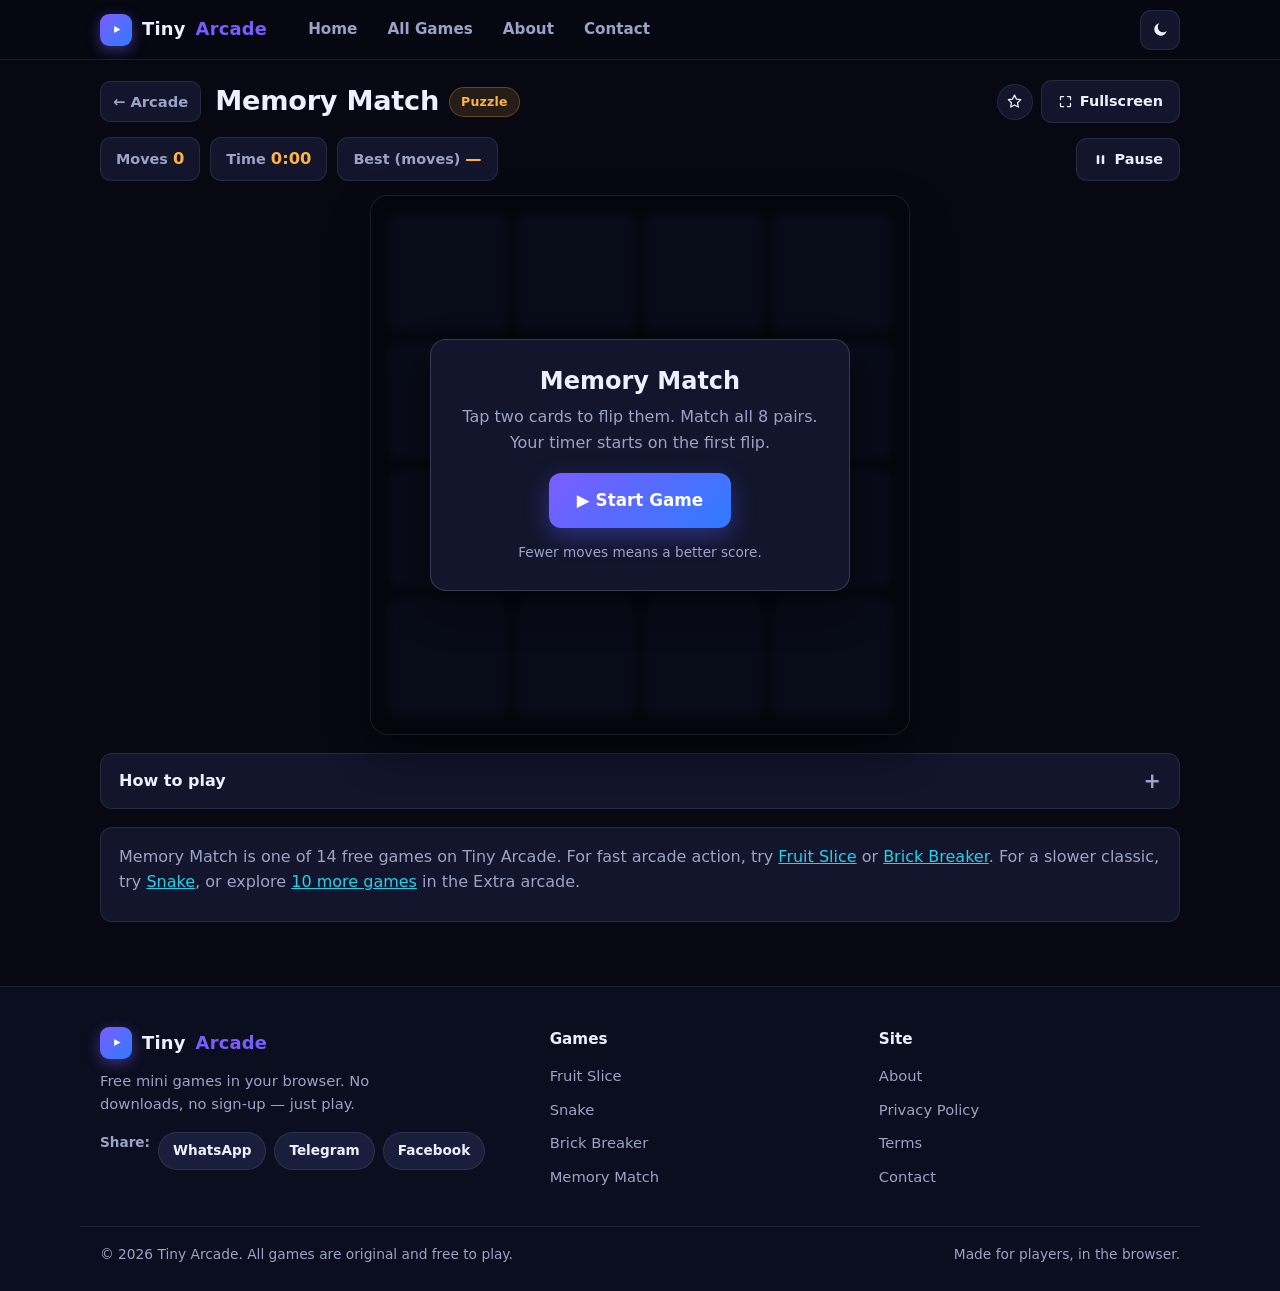
<file: games/memory.html>
<!DOCTYPE html>
<html lang="en">
<head>
<meta charset="utf-8">
<meta name="viewport" content="width=device-width, initial-scale=1">
<title>Memory Match Game — Play Free Online | Tiny Arcade</title>
<meta name="description" content="Memory Match: flip the cards and find all 8 pairs in as few moves as you can. A quick brain-teaser, free in your browser.">
<script>(function(){try{var t=localStorage.getItem('tinyarcade_theme');if(t)document.documentElement.setAttribute('data-theme',t);}catch(e){}})();</script>
<link rel="stylesheet" href="../styles.css?v=20261113-6">
<script async src="https://pagead2.googlesyndication.com/pagead/js/adsbygoogle.js?client=ca-pub-3175371468463396"
       crossorigin="anonymous"></script>
</head>
<body>
<a class="skip-link" href="#main">Skip to game</a>
<header class="nav">
<div class="nav-inner">
<a class="brand" href="../index.html"><span class="brand-mark"><svg viewBox="0 0 24 24" aria-hidden="true"><path d="M9 7.5v9l8-4.5Z" fill="#fff"/></svg></span>Tiny <em>Arcade</em></a>
<nav class="nav-links" id="navLinks" aria-label="Main">
<a href="../index.html">Home</a>
<a href="../index.html#games">All Games</a>
<a href="../about.html">About</a>
<a href="../contact.html">Contact</a>
</nav>
<div class="nav-actions">
<button class="icon-btn" id="themeBtn" type="button" aria-label="Switch to light theme">
<svg class="theme-icon-moon" viewBox="0 0 24 24" fill="currentColor" aria-hidden="true"><path d="M20 13.5A8 8 0 1 1 10.5 4 6.5 6.5 0 0 0 20 13.5Z"/></svg>
<svg class="theme-icon-sun" viewBox="0 0 24 24" fill="none" stroke="currentColor" stroke-width="2" stroke-linecap="round" aria-hidden="true"><circle cx="12" cy="12" r="4" fill="currentColor" stroke="none"/><path d="M12 2.5v2.2M12 19.3v2.2M2.5 12h2.2M19.3 12h2.2M5 5l1.6 1.6M17.4 17.4 19 19M19 5l-1.6 1.6M6.6 17.4 5 19"/></svg>
</button>
<button class="icon-btn menu-btn" id="menuBtn" type="button" aria-label="Menu" aria-expanded="false" aria-controls="navLinks">
<svg viewBox="0 0 24 24" fill="none" stroke="currentColor" stroke-width="2" stroke-linecap="round" aria-hidden="true"><path d="M4 7h16M4 12h16M4 17h16"/></svg>
</button>
</div>
</div>
</header>
<main id="main" class="wrap game-page" data-game="memory">
<div class="game-head">
<a class="back-link" href="../index.html">← Arcade</a>
<div class="game-title"><h1>Memory Match</h1><span class="tag amber">Puzzle</span></div>
<div class="game-actions">
<button class="fav-btn" type="button" data-fav="memory" aria-pressed="false" aria-label="Add to favourites"><svg viewBox="0 0 24 24" fill="none" stroke="currentColor" stroke-width="1.8" stroke-linejoin="round" aria-hidden="true"><path d="M12 3l2.7 5.6 6.1.8-4.5 4.3 1.1 6.1L12 16.9 6.6 19.8l1.1-6.1L3.2 9.4l6.1-.8Z"/></svg></button>
<button class="hud-btn" type="button" data-fullscreen aria-label="Fullscreen"><svg viewBox="0 0 24 24" fill="none" stroke="currentColor" stroke-width="2" stroke-linecap="round" aria-hidden="true"><path d="M4 9V5a1 1 0 0 1 1-1h4M15 4h4a1 1 0 0 1 1 1v4M20 15v4a1 1 0 0 1-1 1h-4M9 20H5a1 1 0 0 1-1-1v-4"/></svg><span class="fs-label">Fullscreen</span></button>
</div>
</div>
<div class="hud">
<span class="stat">Moves<b id="moves">0</b></span>
<span class="stat">Time<b id="time">0:00</b></span>
<span class="stat">Best (moves)<b id="best">—</b></span>
<span class="spacer"></span>
<button class="hud-btn" id="pauseBtn" type="button"><svg viewBox="0 0 24 24" fill="currentColor" aria-hidden="true"><rect x="6" y="5" width="4" height="14" rx="1.2"/><rect x="14" y="5" width="4" height="14" rx="1.2"/></svg>Pause</button>
</div>
<div class="stage narrow" id="stage" tabindex="0" aria-label="Memory Match game area">
<button class="fs-exit" type="button" data-fs-exit aria-label="Exit fullscreen">✕ Exit</button>
<div id="board"></div>
<div class="overlay" id="overlay">
<div class="overlay-card">
<h2>Memory Match</h2>
<p>Tap two cards to flip them. Match all 8 pairs. Your timer starts on the first flip.</p>
<button class="btn btn-primary btn-lg" id="startBtn" type="button">▶ Start Game</button>
<p class="keys-hint">Fewer moves means a better score.</p>
</div>
</div>
<div class="overlay hidden" id="pauseOverlay">
<div class="overlay-card">
<h2>Paused</h2>
<p>The cards are hidden and the timer is stopped. No peeking.</p>
<div class="overlay-actions">
<button class="btn btn-primary" id="resumeBtn" type="button">Resume</button>
<button class="btn btn-ghost" id="pauseRestartBtn" type="button">Restart</button>
</div>
</div>
</div>
<div class="overlay hidden" id="gameover">
<div class="overlay-card">
<h2>You matched them all! 🎉</h2>
<div class="ov-stats"><span>Moves<b id="finalMoves">0</b></span><span>Time<b id="finalTime">0:00</b></span><span>Your Best<b id="finalBest">—</b></span><span>All-Time Best<b id="finalGlobalBest">—</b></span></div>
<div class="overlay-actions">
<button class="btn btn-primary" id="restartBtn" type="button">↻ Play Again</button>
<a class="btn btn-ghost" href="../index.html">Back to Arcade</a>
</div>
</div>
</div>
</div>
<details class="panel">
<summary>How to play</summary>
<div class="panel-body">
<p>Sixteen cards, eight pairs. Remember where everything is and clear the board.</p>
<ul>
<li>Tap or click two cards to flip them. Matching pairs stay face up.</li>
<li>Non-matching pairs flip back after a moment — remember what you saw.</li>
<li>Your timer starts on the first flip. Pausing hides the cards and stops the timer.</li>
<li>Your best result (fewest moves) is saved on this device only.</li>
</ul>
</div>
</details>
<section class="panel" aria-label="More games on Tiny Arcade">
<div class="panel-body" style="padding-top:16px">
<p>Memory Match is one of 14 free games on Tiny Arcade. For fast arcade action, try <a href="fruit-slice.html">Fruit Slice</a> or <a href="breaker.html">Brick Breaker</a>. For a slower classic, try <a href="snake.html">Snake</a>, or explore <a href="../extra/">10 more games</a> in the Extra arcade.</p>
</div>
</section>
</main>
<footer class="site">
<div class="footer-grid">
<div class="footer-brand">
<a class="brand" href="../index.html"><span class="brand-mark"><svg viewBox="0 0 24 24" aria-hidden="true"><path d="M9 7.5v9l8-4.5Z" fill="#fff"/></svg></span>Tiny <em>Arcade</em></a>
<p>Free mini games in your browser. No downloads, no sign-up — just play.</p>
<div class="share-row"><span style="color:var(--muted);font-size:.85rem;font-weight:600">Share:</span><a data-share="whatsapp" href="#" target="_blank" rel="noopener">WhatsApp</a><a data-share="telegram" href="#" target="_blank" rel="noopener">Telegram</a><a data-share="facebook" href="#" target="_blank" rel="noopener">Facebook</a></div>
</div>
<div class="footer-col">
<h4>Games</h4>
<ul>
<li><a href="fruit-slice.html">Fruit Slice</a></li>
<li><a href="snake.html">Snake</a></li>
<li><a href="breaker.html">Brick Breaker</a></li>
<li><a href="memory.html">Memory Match</a></li>
</ul>
</div>
<div class="footer-col">
<h4>Site</h4>
<ul>
<li><a href="../about.html">About</a></li>
<li><a href="../privacy.html">Privacy Policy</a></li>
<li><a href="../terms.html">Terms</a></li>
<li><a href="../contact.html">Contact</a></li>
</ul>
</div>
</div>
<div class="footer-bottom">
<span>© 2026 Tiny Arcade. All games are original and free to play.</span>
<span>Made for players, in the browser.</span>
</div>
</footer>
<script src="../js/arcade.js?v=20261114-1"></script>
<script src="../js/memory.js?v=20261113-7"></script>
</body>
</html>
</file>
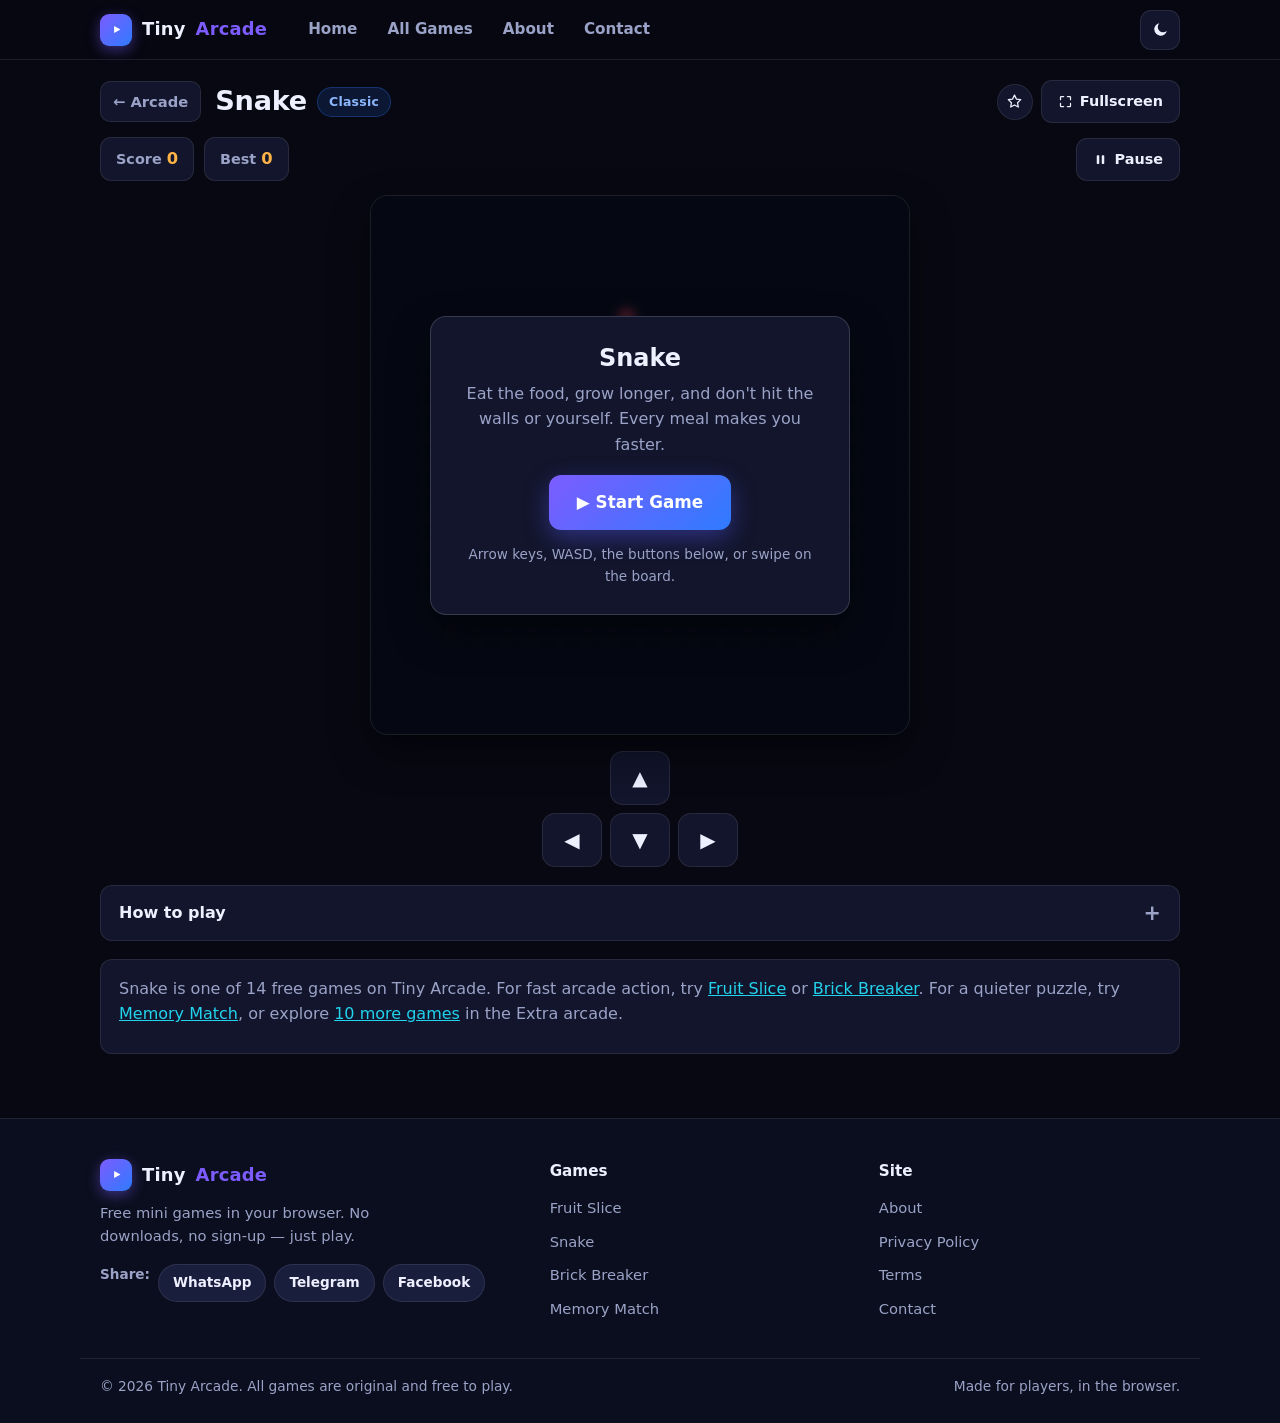
<file: games/snake.html>
<!DOCTYPE html>
<html lang="en">
<head>
<meta charset="utf-8">
<meta name="viewport" content="width=device-width, initial-scale=1">
<title>Snake Game — Play Free Online | Tiny Arcade</title>
<meta name="description" content="Snake: the classic game. Eat, grow, and don't run into the walls or yourself. Speeds up as you score. Free in your browser.">
<script>(function(){try{var t=localStorage.getItem('tinyarcade_theme');if(t)document.documentElement.setAttribute('data-theme',t);}catch(e){}})();</script>
<link rel="stylesheet" href="../styles.css?v=20261113-6">
<script async src="https://pagead2.googlesyndication.com/pagead/js/adsbygoogle.js?client=ca-pub-3175371468463396"
       crossorigin="anonymous"></script>
</head>
<body>
<a class="skip-link" href="#main">Skip to game</a>
<header class="nav">
<div class="nav-inner">
<a class="brand" href="../index.html"><span class="brand-mark"><svg viewBox="0 0 24 24" aria-hidden="true"><path d="M9 7.5v9l8-4.5Z" fill="#fff"/></svg></span>Tiny <em>Arcade</em></a>
<nav class="nav-links" id="navLinks" aria-label="Main">
<a href="../index.html">Home</a>
<a href="../index.html#games">All Games</a>
<a href="../about.html">About</a>
<a href="../contact.html">Contact</a>
</nav>
<div class="nav-actions">
<button class="icon-btn" id="themeBtn" type="button" aria-label="Switch to light theme">
<svg class="theme-icon-moon" viewBox="0 0 24 24" fill="currentColor" aria-hidden="true"><path d="M20 13.5A8 8 0 1 1 10.5 4 6.5 6.5 0 0 0 20 13.5Z"/></svg>
<svg class="theme-icon-sun" viewBox="0 0 24 24" fill="none" stroke="currentColor" stroke-width="2" stroke-linecap="round" aria-hidden="true"><circle cx="12" cy="12" r="4" fill="currentColor" stroke="none"/><path d="M12 2.5v2.2M12 19.3v2.2M2.5 12h2.2M19.3 12h2.2M5 5l1.6 1.6M17.4 17.4 19 19M19 5l-1.6 1.6M6.6 17.4 5 19"/></svg>
</button>
<button class="icon-btn menu-btn" id="menuBtn" type="button" aria-label="Menu" aria-expanded="false" aria-controls="navLinks">
<svg viewBox="0 0 24 24" fill="none" stroke="currentColor" stroke-width="2" stroke-linecap="round" aria-hidden="true"><path d="M4 7h16M4 12h16M4 17h16"/></svg>
</button>
</div>
</div>
</header>
<main id="main" class="wrap game-page" data-game="snake">
<div class="game-head">
<a class="back-link" href="../index.html">← Arcade</a>
<div class="game-title"><h1>Snake</h1><span class="tag blue">Classic</span></div>
<div class="game-actions">
<button class="fav-btn" type="button" data-fav="snake" aria-pressed="false" aria-label="Add to favourites"><svg viewBox="0 0 24 24" fill="none" stroke="currentColor" stroke-width="1.8" stroke-linejoin="round" aria-hidden="true"><path d="M12 3l2.7 5.6 6.1.8-4.5 4.3 1.1 6.1L12 16.9 6.6 19.8l1.1-6.1L3.2 9.4l6.1-.8Z"/></svg></button>
<button class="hud-btn" type="button" data-fullscreen aria-label="Fullscreen"><svg viewBox="0 0 24 24" fill="none" stroke="currentColor" stroke-width="2" stroke-linecap="round" aria-hidden="true"><path d="M4 9V5a1 1 0 0 1 1-1h4M15 4h4a1 1 0 0 1 1 1v4M20 15v4a1 1 0 0 1-1 1h-4M9 20H5a1 1 0 0 1-1-1v-4"/></svg><span class="fs-label">Fullscreen</span></button>
</div>
</div>
<div class="hud">
<span class="stat">Score<b id="score">0</b></span>
<span class="stat">Best<b id="best">0</b></span>
<span class="spacer"></span>
<button class="hud-btn" id="pauseBtn" type="button"><svg viewBox="0 0 24 24" fill="currentColor" aria-hidden="true"><rect x="6" y="5" width="4" height="14" rx="1.2"/><rect x="14" y="5" width="4" height="14" rx="1.2"/></svg>Pause</button>
</div>
<div class="stage narrow" id="stage" tabindex="0" aria-label="Snake game area">
<button class="fs-exit" type="button" data-fs-exit aria-label="Exit fullscreen">✕ Exit</button>
<canvas id="game"></canvas>
<div class="overlay" id="overlay">
<div class="overlay-card">
<h2>Snake</h2>
<p>Eat the food, grow longer, and don't hit the walls or yourself. Every meal makes you faster.</p>
<button class="btn btn-primary btn-lg" id="startBtn" type="button">▶ Start Game</button>
<p class="keys-hint">Arrow keys, WASD, the buttons below, or swipe on the board.</p>
</div>
</div>
<div class="overlay hidden" id="pauseOverlay">
<div class="overlay-card">
<h2>Paused</h2>
<p>The snake is holding still. Ready when you are.</p>
<div class="overlay-actions">
<button class="btn btn-primary" id="resumeBtn" type="button">Resume</button>
<button class="btn btn-ghost" id="pauseRestartBtn" type="button">Restart</button>
</div>
</div>
</div>
<div class="overlay hidden" id="gameover">
<div class="overlay-card">
<h2>Game Over</h2>
<div class="ov-stats"><span>Score<b id="finalScore">0</b></span><span>Your Best<b id="finalBest">0</b></span><span>All-Time Best<b id="finalGlobalBest">—</b></span></div>
<div class="overlay-actions">
<button class="btn btn-primary" id="restartBtn" type="button">↻ Play Again</button>
<a class="btn btn-ghost" href="../index.html">Back to Arcade</a>
</div>
</div>
</div>
</div>
<div class="dpad" aria-label="Directional controls">
<button class="up" type="button" data-dir="up" aria-label="Up">▲</button>
<button class="left" type="button" data-dir="left" aria-label="Left">◀</button>
<button class="down" type="button" data-dir="down" aria-label="Down">▼</button>
<button class="right" type="button" data-dir="right" aria-label="Right">▶</button>
</div>
<details class="panel">
<summary>How to play</summary>
<div class="panel-body">
<p>Steer the snake onto the food. Each meal makes the snake longer and a little faster.</p>
<ul>
<li><strong>Keyboard:</strong> <kbd>↑</kbd> <kbd>↓</kbd> <kbd>←</kbd> <kbd>→</kbd> or <kbd>W</kbd> <kbd>A</kbd> <kbd>S</kbd> <kbd>D</kbd>. Press <kbd>P</kbd> to pause.</li>
<li><strong>Phone:</strong> use the direction buttons below the board, or swipe on the board.</li>
<li>Hitting a wall or your own tail ends the game.</li>
<li>Your best score is saved on this device only.</li>
</ul>
</div>
</details>
<section class="panel" aria-label="More games on Tiny Arcade">
<div class="panel-body" style="padding-top:16px">
<p>Snake is one of 14 free games on Tiny Arcade. For fast arcade action, try <a href="fruit-slice.html">Fruit Slice</a> or <a href="breaker.html">Brick Breaker</a>. For a quieter puzzle, try <a href="memory.html">Memory Match</a>, or explore <a href="../extra/">10 more games</a> in the Extra arcade.</p>
</div>
</section>
</main>
<footer class="site">
<div class="footer-grid">
<div class="footer-brand">
<a class="brand" href="../index.html"><span class="brand-mark"><svg viewBox="0 0 24 24" aria-hidden="true"><path d="M9 7.5v9l8-4.5Z" fill="#fff"/></svg></span>Tiny <em>Arcade</em></a>
<p>Free mini games in your browser. No downloads, no sign-up — just play.</p>
<div class="share-row"><span style="color:var(--muted);font-size:.85rem;font-weight:600">Share:</span><a data-share="whatsapp" href="#" target="_blank" rel="noopener">WhatsApp</a><a data-share="telegram" href="#" target="_blank" rel="noopener">Telegram</a><a data-share="facebook" href="#" target="_blank" rel="noopener">Facebook</a></div>
</div>
<div class="footer-col">
<h4>Games</h4>
<ul>
<li><a href="fruit-slice.html">Fruit Slice</a></li>
<li><a href="snake.html">Snake</a></li>
<li><a href="breaker.html">Brick Breaker</a></li>
<li><a href="memory.html">Memory Match</a></li>
</ul>
</div>
<div class="footer-col">
<h4>Site</h4>
<ul>
<li><a href="../about.html">About</a></li>
<li><a href="../privacy.html">Privacy Policy</a></li>
<li><a href="../terms.html">Terms</a></li>
<li><a href="../contact.html">Contact</a></li>
</ul>
</div>
</div>
<div class="footer-bottom">
<span>© 2026 Tiny Arcade. All games are original and free to play.</span>
<span>Made for players, in the browser.</span>
</div>
</footer>
<script src="../js/arcade.js?v=20261114-1"></script>
<script src="../js/snake.js?v=20261113-7"></script>
</body>
</html>
</file>
<file: styles.css>
/* Tiny Arcade — design system v2. Dark-first, no dependencies. */

:root {
  --bg: #070812;
  --bg-soft: #0b0e1e;
  --surface: #12152b;
  --surface-2: #1a1e3d;
  --surface-3: #232848;
  --border: rgba(255, 255, 255, 0.09);
  --border-strong: rgba(255, 255, 255, 0.16);
  --ink: #eef0ff;
  --ink-soft: #c6cadf;
  --muted: #9aa3c7;
  --violet: #7c5cff;
  --blue: #2f7bff;
  --cyan: #22d3ee;
  --amber: #ffb347;
  --green: #34d399;
  --red: #fb4d6d;
  --grad: linear-gradient(135deg, #7c5cff 0%, #2f7bff 100%);
  --grad-soft: linear-gradient(135deg, rgba(124, 92, 255, 0.22), rgba(47, 123, 255, 0.16));
  --shadow: 0 18px 40px rgba(0, 0, 0, 0.45);
  --shadow-sm: 0 8px 22px rgba(0, 0, 0, 0.35);
  --radius: 18px;
  --radius-sm: 12px;
  --nav-h: 60px;
  --max: 1120px;
}

[data-theme="light"] {
  --bg: #f3f4fa;
  --bg-soft: #eceef7;
  --surface: #ffffff;
  --surface-2: #f0f1f8;
  --surface-3: #e4e7f2;
  --border: rgba(23, 26, 51, 0.12);
  --border-strong: rgba(23, 26, 51, 0.22);
  --ink: #171a33;
  --ink-soft: #33375a;
  --muted: #5d6488;
  --grad-soft: linear-gradient(135deg, rgba(124, 92, 255, 0.14), rgba(47, 123, 255, 0.1));
  --shadow: 0 18px 40px rgba(23, 26, 51, 0.14);
  --shadow-sm: 0 8px 22px rgba(23, 26, 51, 0.1);
}

* { box-sizing: border-box; }
html { overflow-x: clip; scroll-behavior: smooth; }
body {
  margin: 0;
  background: var(--bg);
  color: var(--ink);
  font-family: system-ui, -apple-system, "Segoe UI", Roboto, "Helvetica Neue", Arial, sans-serif;
  font-size: 1rem;
  line-height: 1.6;
  overflow-x: clip;
  transition: background 0.25s ease, color 0.25s ease;
}
a { color: var(--cyan); }
img, svg, canvas { max-width: 100%; }
button { font: inherit; }
:focus-visible {
  outline: 2px solid var(--cyan);
  outline-offset: 2px;
  border-radius: 6px;
}

.hidden { display: none !important; }

.skip-link {
  position: absolute;
  left: 12px;
  top: -48px;
  z-index: 100;
  background: var(--violet);
  color: #fff;
  padding: 8px 14px;
  border-radius: 8px;
  text-decoration: none;
  font-weight: 700;
  transition: top 0.15s ease;
}
.skip-link:focus { top: 10px; }

/* ---------- Navigation ---------- */
.nav {
  position: sticky;
  top: 0;
  z-index: 50;
  height: var(--nav-h);
  display: flex;
  align-items: center;
  background: color-mix(in srgb, var(--bg) 82%, transparent);
  backdrop-filter: blur(12px);
  -webkit-backdrop-filter: blur(12px);
  border-bottom: 1px solid var(--border);
}
.nav-inner {
  width: 100%;
  max-width: var(--max);
  margin: 0 auto;
  padding: 0 20px;
  display: flex;
  align-items: center;
  gap: 20px;
}
.brand {
  display: flex;
  align-items: center;
  gap: 10px;
  text-decoration: none;
  color: var(--ink);
  font-weight: 800;
  font-size: 1.12rem;
  letter-spacing: 0.2px;
  white-space: nowrap;
}
.brand-mark {
  width: 32px;
  height: 32px;
  border-radius: 9px;
  background: var(--grad);
  display: grid;
  place-items: center;
  flex: none;
  box-shadow: 0 4px 14px rgba(124, 92, 255, 0.45);
}
.brand-mark svg { width: 19px; height: 19px; }
.brand em { font-style: normal; color: var(--violet); }
[data-theme="light"] .brand em { color: #6a4dff; }
.nav-links {
  display: flex;
  gap: 4px;
  margin-left: 8px;
}
.nav-links a {
  color: var(--muted);
  text-decoration: none;
  font-weight: 600;
  font-size: 0.95rem;
  padding: 8px 13px;
  border-radius: 9px;
}
.nav-links a:hover { color: var(--ink); background: var(--surface-2); }
.nav-links a[aria-current="page"] { color: var(--ink); background: var(--surface-2); }
.nav-actions { margin-left: auto; display: flex; align-items: center; gap: 8px; }
.icon-btn {
  width: 40px;
  height: 40px;
  border-radius: 11px;
  border: 1px solid var(--border);
  background: var(--surface);
  color: var(--ink);
  display: grid;
  place-items: center;
  cursor: pointer;
  padding: 0;
}
.icon-btn:hover { border-color: var(--border-strong); }
.icon-btn svg { width: 19px; height: 19px; }
.menu-btn { display: none; }
.theme-icon-sun { display: none; }
[data-theme="light"] .theme-icon-sun { display: block; }
[data-theme="light"] .theme-icon-moon { display: none; }

/* ---------- Layout ---------- */
.wrap { max-width: var(--max); margin: 0 auto; padding: 0 20px; }
section { margin: 0; }
.section { padding: 52px 0 8px; }
.section-head { margin-bottom: 20px; }
.section-head h2 {
  margin: 0 0 4px;
  font-size: clamp(1.45rem, 3.4vw, 1.9rem);
  line-height: 1.2;
  letter-spacing: -0.02em;
}
.section-head p { margin: 0; color: var(--muted); max-width: 620px; }

/* ---------- Buttons ---------- */
.btn {
  display: inline-flex;
  align-items: center;
  justify-content: center;
  gap: 8px;
  border: 0;
  border-radius: 12px;
  padding: 12px 22px;
  font-weight: 700;
  font-size: 0.98rem;
  text-decoration: none;
  cursor: pointer;
  transition: transform 0.15s ease, filter 0.15s ease, box-shadow 0.15s ease, background 0.15s ease;
}
.btn-primary {
  background: var(--grad);
  color: #fff;
  box-shadow: 0 8px 24px rgba(88, 92, 255, 0.4);
}
.btn-primary:hover { filter: brightness(1.1); transform: translateY(-1px); }
.btn-ghost {
  background: var(--surface);
  color: var(--ink);
  border: 1px solid var(--border-strong);
}
.btn-ghost:hover { background: var(--surface-2); }
.btn-sm { padding: 9px 16px; font-size: 0.9rem; border-radius: 10px; }
.btn-lg { padding: 14px 28px; font-size: 1.05rem; }
.btn-block { width: 100%; }

/* ---------- Hero ---------- */
.hero { position: relative; padding: 56px 0 12px; overflow: hidden; }
.hero-glow {
  position: absolute;
  inset: -10% -5% auto;
  height: 480px;
  pointer-events: none;
  background:
    radial-gradient(420px 260px at 18% 30%, rgba(124, 92, 255, 0.28), transparent 70%),
    radial-gradient(360px 240px at 82% 20%, rgba(47, 123, 255, 0.24), transparent 70%),
    radial-gradient(300px 200px at 60% 80%, rgba(34, 211, 238, 0.12), transparent 70%);
}
[data-theme="light"] .hero-glow { opacity: 0.55; }
.hero-inner {
  position: relative;
  display: grid;
  grid-template-columns: 1.05fr 0.95fr;
  gap: 36px;
  align-items: center;
}
.hero h1 {
  margin: 0 0 14px;
  font-size: clamp(2.4rem, 6.4vw, 3.7rem);
  line-height: 1.04;
  letter-spacing: -0.025em;
  font-weight: 800;
}
.hero h1 .grad-text {
  background: var(--grad);
  -webkit-background-clip: text;
  background-clip: text;
  color: transparent;
}
.hero-sub {
  margin: 0 0 26px;
  font-size: 1.12rem;
  color: var(--muted);
  max-width: 480px;
}
.hero-cta { display: flex; gap: 12px; flex-wrap: wrap; }
.hero-notes {
  display: flex;
  gap: 18px;
  flex-wrap: wrap;
  margin-top: 22px;
  color: var(--muted);
  font-size: 0.9rem;
  font-weight: 600;
}
.hero-notes span { display: inline-flex; align-items: center; gap: 7px; }
.hero-notes svg { width: 15px; height: 15px; color: var(--green); flex: none; }
.hero-visual { position: relative; }
.hero-card {
  position: relative;
  border-radius: 24px;
  border: 1px solid var(--border);
  background: var(--grad-soft);
  padding: 18px;
  box-shadow: var(--shadow);
  overflow: hidden;
}
.hero-card svg.scene { display: block; width: 100%; height: auto; border-radius: 14px; }
.float-chip {
  position: absolute;
  display: flex;
  align-items: center;
  gap: 8px;
  background: var(--surface);
  border: 1px solid var(--border);
  border-radius: 999px;
  padding: 8px 14px;
  font-size: 0.85rem;
  font-weight: 700;
  box-shadow: var(--shadow-sm);
  animation: floaty 5s ease-in-out infinite;
}
.float-chip .dot { width: 9px; height: 9px; border-radius: 50%; flex: none; }
.chip-a { left: -14px; top: 26px; }
.chip-b { right: -10px; bottom: 30px; animation-delay: 1.4s; }
@keyframes floaty {
  0%, 100% { transform: translateY(0); }
  50% { transform: translateY(-8px); }
}

/* ---------- Discovery: search + filters ---------- */
.discovery-bar {
  display: flex;
  gap: 12px;
  flex-wrap: wrap;
  align-items: center;
  margin-bottom: 20px;
}
.search-box { position: relative; flex: 1 1 260px; max-width: 380px; }
.search-box svg {
  position: absolute;
  left: 13px;
  top: 50%;
  transform: translateY(-50%);
  width: 17px;
  height: 17px;
  color: var(--muted);
  pointer-events: none;
}
.search-box input {
  width: 100%;
  background: var(--surface);
  border: 1px solid var(--border);
  border-radius: 12px;
  color: var(--ink);
  padding: 11px 14px 11px 40px;
  font: inherit;
  font-size: 0.95rem;
}
.search-box input::placeholder { color: var(--muted); }
.search-box input:focus { outline: 2px solid var(--violet); outline-offset: 1px; border-color: transparent; }
.chips { display: flex; gap: 8px; flex-wrap: wrap; }
.chip {
  border: 1px solid var(--border);
  background: var(--surface);
  color: var(--ink-soft);
  border-radius: 999px;
  padding: 8px 16px;
  font-weight: 600;
  font-size: 0.9rem;
  cursor: pointer;
  transition: background 0.15s ease, color 0.15s ease, border-color 0.15s ease;
}
.chip:hover { border-color: var(--border-strong); color: var(--ink); }
.chip[aria-pressed="true"] { background: var(--violet); border-color: var(--violet); color: #fff; }
.result-count { color: var(--muted); font-size: 0.88rem; margin: -6px 0 18px; }

/* ---------- Game cards ---------- */
.grid {
  display: grid;
  grid-template-columns: repeat(auto-fill, minmax(240px, 1fr));
  gap: 18px;
}
.card {
  background: var(--surface);
  border: 1px solid var(--border);
  border-radius: var(--radius);
  overflow: hidden;
  display: flex;
  flex-direction: column;
  transition: transform 0.16s ease, border-color 0.16s ease, box-shadow 0.16s ease;
}
.card:hover {
  transform: translateY(-4px);
  border-color: var(--border-strong);
  box-shadow: var(--shadow-sm);
}
.card.hidden { display: none; }
.card-art { position: relative; aspect-ratio: 16 / 9; overflow: hidden; background: var(--bg-soft); }
.card-art svg { display: block; width: 100%; height: 100%; }
.card-art .art-link { position: absolute; inset: 0; }
.fav-btn {
  position: absolute;
  top: 10px;
  right: 10px;
  z-index: 2;
  width: 36px;
  height: 36px;
  border-radius: 50%;
  border: 1px solid var(--border);
  background: rgba(7, 8, 18, 0.62);
  backdrop-filter: blur(6px);
  color: #fff;
  display: grid;
  place-items: center;
  cursor: pointer;
  padding: 0;
}
.fav-btn svg { width: 17px; height: 17px; }
.fav-btn[aria-pressed="true"] { color: var(--amber); border-color: rgba(255, 179, 71, 0.6); }
.fav-btn[aria-pressed="true"] svg path { fill: currentColor; }
.card-body { padding: 16px 18px 18px; display: flex; flex-direction: column; gap: 8px; flex: 1; }
.card-body h3 { margin: 0; font-size: 1.14rem; line-height: 1.3; }
.card-body h3 a { color: var(--ink); text-decoration: none; }
.card-body h3 a:hover { text-decoration: underline; }
.card-body p { margin: 0; color: var(--muted); font-size: 0.92rem; flex: 1; }
.card-foot { display: flex; align-items: center; justify-content: space-between; gap: 10px; margin-top: 6px; }
.tag {
  font-size: 0.78rem;
  font-weight: 700;
  letter-spacing: 0.02em;
  color: var(--cyan);
  background: rgba(34, 211, 238, 0.12);
  border: 1px solid rgba(34, 211, 238, 0.25);
  border-radius: 999px;
  padding: 4px 11px;
  white-space: nowrap;
}
.tag.violet { color: #b7a6ff; background: rgba(124, 92, 255, 0.14); border-color: rgba(124, 92, 255, 0.3); }
.tag.blue { color: #8db8ff; background: rgba(47, 123, 255, 0.14); border-color: rgba(47, 123, 255, 0.3); }
.tag.amber { color: var(--amber); background: rgba(255, 179, 71, 0.12); border-color: rgba(255, 179, 71, 0.28); }
[data-theme="light"] .tag { color: #0e7490; }
[data-theme="light"] .tag.violet { color: #5b3fd4; }
[data-theme="light"] .tag.blue { color: #1d5fd1; }
[data-theme="light"] .tag.amber { color: #9a6200; }

.empty-state {
  border: 1px dashed var(--border-strong);
  border-radius: var(--radius);
  padding: 26px;
  text-align: center;
  color: var(--muted);
}
.empty-state p { margin: 0; }
.empty-state strong { color: var(--ink); }

/* ---------- About / features ---------- */
.features {
  display: grid;
  grid-template-columns: repeat(auto-fill, minmax(200px, 1fr));
  gap: 14px;
  margin-top: 22px;
}
.feature {
  background: var(--surface);
  border: 1px solid var(--border);
  border-radius: var(--radius-sm);
  padding: 18px;
}
.feature .f-icon {
  width: 42px;
  height: 42px;
  border-radius: 12px;
  background: var(--grad-soft);
  border: 1px solid var(--border);
  display: grid;
  place-items: center;
  margin-bottom: 12px;
}
.feature .f-icon svg { width: 21px; height: 21px; color: var(--violet); }
[data-theme="light"] .feature .f-icon svg { color: #5b3fd4; }
.feature h3 { margin: 0 0 4px; font-size: 1rem; }
.feature p { margin: 0; color: var(--muted); font-size: 0.9rem; }
.about-text { color: var(--ink-soft); max-width: 720px; }
.about-text p { margin: 0 0 12px; }

/* ---------- Footer ---------- */
footer.site {
  margin-top: 64px;
  border-top: 1px solid var(--border);
  background: var(--bg-soft);
}
.footer-grid {
  max-width: var(--max);
  margin: 0 auto;
  padding: 40px 20px 8px;
  display: grid;
  grid-template-columns: 1.4fr 1fr 1fr;
  gap: 28px;
}
.footer-brand p { color: var(--muted); font-size: 0.92rem; max-width: 320px; margin: 10px 0 0; }
.footer-col h4 { margin: 0 0 12px; font-size: 0.95rem; }
.footer-col ul { list-style: none; margin: 0; padding: 0; display: grid; gap: 8px; }
.footer-col a { color: var(--muted); text-decoration: none; font-size: 0.92rem; }
.footer-col a:hover { color: var(--ink); }
.share-row { display: flex; gap: 8px; flex-wrap: wrap; margin-top: 16px; }
.share-row a {
  text-decoration: none;
  font-weight: 600;
  font-size: 0.85rem;
  padding: 7px 14px;
  border-radius: 999px;
  background: var(--surface-2);
  border: 1px solid var(--border);
  color: var(--ink);
}
.share-row a:hover { border-color: var(--border-strong); }
.footer-bottom {
  max-width: var(--max);
  margin: 28px auto 0;
  padding: 16px 20px 26px;
  border-top: 1px solid var(--border);
  display: flex;
  justify-content: space-between;
  gap: 12px;
  flex-wrap: wrap;
  color: var(--muted);
  font-size: 0.86rem;
}

/* ---------- Game pages ---------- */
.game-page { padding-top: 20px; }
.game-head {
  display: flex;
  align-items: center;
  gap: 14px;
  flex-wrap: wrap;
  margin-bottom: 14px;
}
.back-link {
  display: inline-flex;
  align-items: center;
  gap: 6px;
  color: var(--muted);
  text-decoration: none;
  font-weight: 600;
  font-size: 0.92rem;
  padding: 8px 12px;
  border: 1px solid var(--border);
  border-radius: 10px;
  background: var(--surface);
}
.back-link:hover { color: var(--ink); border-color: var(--border-strong); }
.game-title { display: flex; align-items: center; gap: 10px; flex-wrap: wrap; min-width: 0; }
.game-title h1 { margin: 0; font-size: clamp(1.3rem, 3.4vw, 1.7rem); line-height: 1.2; letter-spacing: -0.01em; }
.game-actions { margin-left: auto; display: flex; gap: 8px; align-items: center; }
.game-actions .fav-btn { position: static; background: var(--surface); color: var(--ink); }
.game-actions .fav-btn[aria-pressed="true"] { color: var(--amber); }
.hud {
  display: flex;
  gap: 10px;
  flex-wrap: wrap;
  align-items: center;
  margin-bottom: 14px;
}
.stat {
  background: var(--surface);
  border: 1px solid var(--border);
  border-radius: 11px;
  padding: 8px 15px;
  font-size: 0.9rem;
  color: var(--muted);
  font-weight: 600;
}
.stat b { color: var(--amber); font-size: 1.02rem; margin-left: 5px; font-variant-numeric: tabular-nums; }
.hud .spacer { flex: 1; }
.hud-btn {
  border: 1px solid var(--border);
  background: var(--surface);
  color: var(--ink);
  border-radius: 11px;
  padding: 9px 16px;
  font-weight: 700;
  font-size: 0.9rem;
  cursor: pointer;
  display: inline-flex;
  align-items: center;
  gap: 7px;
}
.hud-btn:hover { border-color: var(--border-strong); background: var(--surface-2); }
.hud-btn svg { width: 15px; height: 15px; }

.stage {
  position: relative;
  background: #05070f;
  border: 1px solid var(--border);
  border-radius: var(--radius);
  overflow: hidden;
  box-shadow: var(--shadow);
}
.stage:fullscreen, .stage:-webkit-full-screen {
  border-radius: 0;
  border: 0;
  display: flex;
  align-items: center;
  justify-content: center;
  background: #05070f;
}
.stage:fullscreen > canvas, .stage:-webkit-full-screen > canvas,
.stage:fullscreen > #board, .stage:-webkit-full-screen > #board { flex: none; }
/* Fixed-size boards (Snake) keep their square shape and fit the screen
   instead of stretching. Resizing canvases (Fruit Slice, Brick Breaker)
   carry inline sizes from JS, which override this rule. */
.stage:fullscreen canvas, .stage:-webkit-full-screen canvas {
  width: min(100%, 100vh);
  height: auto;
  max-height: 100%;
}
.stage:fullscreen #board, .stage:-webkit-full-screen #board { width: min(100%, 560px); }
.fs-exit {
  display: none;
  position: absolute;
  top: 12px;
  right: 12px;
  z-index: 5;
  border: 1px solid var(--border-strong);
  background: rgba(7, 8, 18, 0.72);
  color: var(--ink);
  border-radius: 999px;
  padding: 8px 14px;
  font-weight: 700;
  font-size: 0.88rem;
  cursor: pointer;
}
.stage:fullscreen .fs-exit, .stage:-webkit-full-screen .fs-exit { display: inline-flex; align-items: center; gap: 6px; }
.stage.wide { max-width: 880px; margin: 0 auto; }
.stage.narrow { max-width: 540px; margin: 0 auto; }
.stage canvas { display: block; width: 100%; touch-action: none; }
.stage:focus-visible { outline: 2px solid var(--cyan); outline-offset: 3px; }

.overlay {
  position: absolute;
  inset: 0;
  z-index: 3;
  display: flex;
  align-items: center;
  justify-content: center;
  padding: 20px;
  background: rgba(5, 7, 15, 0.78);
  backdrop-filter: blur(4px);
  -webkit-backdrop-filter: blur(4px);
}
.overlay.hidden { display: none; }
.overlay-card {
  background: var(--surface);
  border: 1px solid var(--border-strong);
  border-radius: 16px;
  padding: 26px 28px;
  text-align: center;
  max-width: 420px;
  width: 100%;
  box-shadow: var(--shadow);
}
.overlay-card h2 { margin: 0 0 8px; font-size: 1.5rem; line-height: 1.25; }
.overlay-card p { margin: 0 0 18px; color: var(--muted); }
.overlay-card .ov-stats {
  display: flex;
  gap: 10px;
  justify-content: center;
  flex-wrap: wrap;
  margin: -6px 0 18px;
}
.overlay-card .ov-stats span {
  background: var(--surface-2);
  border: 1px solid var(--border);
  border-radius: 10px;
  padding: 7px 13px;
  font-size: 0.88rem;
  color: var(--muted);
  font-weight: 600;
}
.overlay-card .ov-stats b { color: var(--amber); margin-left: 4px; }
.overlay-actions { display: flex; gap: 10px; justify-content: center; flex-wrap: wrap; }
.overlay-card .keys-hint { margin: 14px 0 0; font-size: 0.85rem; }

.dpad {
  display: grid;
  grid-template-columns: repeat(3, 60px);
  grid-template-rows: repeat(2, 54px);
  gap: 8px;
  justify-content: center;
  margin: 16px 0 4px;
}
.dpad button {
  border: 1px solid var(--border);
  background: var(--surface);
  color: var(--ink);
  border-radius: 13px;
  font-size: 1.25rem;
  cursor: pointer;
  padding: 0;
}
.dpad button:active { background: var(--surface-3); }
.dpad .up { grid-column: 2; grid-row: 1; }
.dpad .left { grid-column: 1; grid-row: 2; }
.dpad .down { grid-column: 2; grid-row: 2; }
.dpad .right { grid-column: 3; grid-row: 2; }

.panel {
  margin-top: 18px;
  background: var(--surface);
  border: 1px solid var(--border);
  border-radius: var(--radius-sm);
  overflow: hidden;
}
.panel summary {
  cursor: pointer;
  padding: 14px 18px;
  font-weight: 700;
  list-style: none;
  display: flex;
  align-items: center;
  justify-content: space-between;
  gap: 10px;
}
.panel summary::-webkit-details-marker { display: none; }
.panel summary::after { content: "+"; font-size: 1.3rem; color: var(--muted); line-height: 1; }
.panel[open ] summary::after { content: "–"; }
.panel-body { padding: 0 18px 18px; color: var(--muted); }
.panel-body p { margin: 0 0 8px; }
.panel-body ul { margin: 0; padding-left: 20px; }
.panel-body li { margin-bottom: 4px; }
.panel-body kbd {
  background: var(--surface-3);
  border: 1px solid var(--border-strong);
  border-bottom-width: 2px;
  border-radius: 6px;
  padding: 1px 7px;
  font-size: 0.82rem;
  color: var(--ink);
  font-family: inherit;
}

/* Memory board */
#board {
  display: grid;
  grid-template-columns: repeat(4, 1fr);
  gap: 10px;
  padding: 18px;
}
.mcard {
  aspect-ratio: 1;
  background: var(--surface-2);
  border: 1px solid var(--border-strong);
  border-radius: 13px;
  display: flex;
  align-items: center;
  justify-content: center;
  font-size: clamp(1.6rem, 7vw, 2.3rem);
  cursor: pointer;
  user-select: none;
  -webkit-user-select: none;
  transition: transform 0.18s ease, background 0.18s ease, border-color 0.18s ease;
}
.mcard:hover { border-color: var(--violet); }
.mcard span { display: inline-block; visibility: hidden; }
.mcard.flipped { background: var(--surface-3); transform: rotateY(180deg); }
.mcard.flipped span { visibility: visible; transform: rotateY(180deg); }
.mcard.matched { background: rgba(52, 211, 153, 0.16); border-color: var(--green); cursor: default; }
.mcard.matched span { visibility: visible; }

/* ---------- Info pages ---------- */
.page-article { max-width: 740px; padding: 34px 0 10px; }
.page-article h1 { font-size: clamp(1.6rem, 4vw, 2.1rem); margin: 0 0 14px; letter-spacing: -0.02em; }
.page-article h2 { margin: 28px 0 8px; font-size: 1.15rem; }
.page-article p { color: var(--ink-soft); }
.page-article .updated { color: var(--muted); font-size: 0.9rem; }

/* ---------- Responsive ---------- */
@media (max-width: 860px) {
  .hero-inner { grid-template-columns: 1fr; gap: 28px; }
  .hero-visual { max-width: 520px; }
  .footer-grid { grid-template-columns: 1fr 1fr; }
  .footer-brand { grid-column: 1 / -1; }
}
@media (max-width: 720px) {
  .menu-btn { display: grid; }
  .nav-links {
    display: none;
    position: absolute;
    top: var(--nav-h);
    left: 0;
    right: 0;
    flex-direction: column;
    gap: 2px;
    background: var(--bg-soft);
    border-bottom: 1px solid var(--border);
    padding: 10px 14px 14px;
    margin: 0;
  }
  .nav-links.open { display: flex; }
  .nav-links a { padding: 11px 13px; font-size: 1rem; }
  .section { padding: 40px 0 6px; }
  .hero { padding: 36px 0 8px; }
  .hero-sub { font-size: 1.02rem; }
  .chip-a { left: 6px; }
  .chip-b { right: 6px; }
  .grid { grid-template-columns: repeat(auto-fill, minmax(220px, 1fr)); gap: 14px; }
  .game-actions { margin-left: 0; }
  .dpad { grid-template-columns: repeat(3, 66px); grid-template-rows: repeat(2, 58px); }
  .overlay-card { padding: 22px 20px; }
  .footer-grid { grid-template-columns: 1fr; gap: 22px; }
}
@media (max-width: 400px) {
  .grid { grid-template-columns: 1fr; }
  .hero-cta .btn { flex: 1 1 auto; }
}

/* ---------- Reduced motion ---------- */
@media (prefers-reduced-motion: reduce) {
  html { scroll-behavior: auto; }
  *, *::before, *::after {
    animation-duration: 0.001s !important;
    animation-iteration-count: 1 !important;
    transition-duration: 0.001s !important;
  }
  .float-chip { animation: none; }
  .card:hover { transform: none; }
}
</file>
<file: extra/style.css>
:root{color-scheme:dark;--bg:#090d18;--panel:#111a2b;--panel2:#172238;--line:rgba(185,205,255,.12);--text:#f3f6ff;--muted:#99a8c2;--cyan:#68e0df;--violet:#a997ff;--pink:#ff83b7;--yellow:#ffd36d;--green:#88e8ab;--red:#ff777e;font-family:Inter,ui-sans-serif,system-ui,-apple-system,BlinkMacSystemFont,"Segoe UI",sans-serif}
*{box-sizing:border-box}html,body{margin:0;min-height:100%;background:radial-gradient(ellipse at 50% -15%,#1b2a49 0,#0b1222 42%,var(--bg) 78%);color:var(--text)}body{min-height:100vh}.site-shell{max-width:1120px;margin:0 auto;padding:0 22px;min-height:100vh;display:flex;flex-direction:column}.topbar{height:72px;display:flex;align-items:center;justify-content:space-between;border-bottom:1px solid var(--line)}.brand{display:flex;align-items:center;gap:10px;color:var(--text);text-decoration:none;font-size:13px;font-weight:900;letter-spacing:.12em}.brand-mark{display:grid;place-items:center;width:30px;height:30px;border-radius:10px;background:linear-gradient(135deg,#5ee2db,#9d86ff);color:#08101d;font-size:18px}.brand small{margin-left:7px;padding:3px 6px;border:1px solid #4f6384;border-radius:5px;color:var(--cyan);font-size:9px;letter-spacing:.1em}.top-actions{display:flex;align-items:center;gap:12px}.back-btn{border:1px solid var(--line);background:#121c2e;color:var(--text);padding:9px 13px;border-radius:10px;font-weight:700;cursor:pointer}.best-chip{border:1px solid var(--line);border-radius:999px;padding:8px 12px;color:var(--muted);font-size:10px;letter-spacing:.14em}.best-chip b{color:var(--yellow);margin-left:7px;font-size:13px}.app-main{flex:1;padding:28px 0 42px}.hero{padding:43px 36px 36px;border:1px solid var(--line);border-radius:24px;background:linear-gradient(120deg,rgba(27,45,75,.88),rgba(16,25,43,.92));position:relative;overflow:hidden}.hero:after{content:"✦";position:absolute;right:7%;top:12px;font-size:190px;line-height:1;color:rgba(104,224,223,.055);pointer-events:none}.eyebrow{font-size:10px;font-weight:900;letter-spacing:.2em;color:var(--cyan)}h1,h2,p{margin-top:0}.hero h1{font-size:clamp(38px,7vw,68px);letter-spacing:-.055em;margin:12px 0 8px;line-height:1}.hero h1 span{color:var(--cyan)}.hero p{color:#b3bfd4;font-size:16px;max-width:540px;margin-bottom:20px}.hero-pills{display:flex;flex-wrap:wrap;gap:8px}.hero-pills span,.game-count{font-size:10px;font-weight:800;letter-spacing:.08em;color:#c1cbe0;background:rgba(5,10,20,.36);border:1px solid var(--line);padding:8px 10px;border-radius:999px}.section-heading{display:flex;align-items:end;justify-content:space-between;margin:34px 2px 15px}.section-heading h2{margin:6px 0 0;font-size:25px;letter-spacing:-.035em}.game-grid{display:grid;grid-template-columns:repeat(5,minmax(0,1fr));gap:13px}.game-card{min-height:174px;text-align:left;color:var(--text);padding:17px;border:1px solid var(--line);border-radius:17px;background:linear-gradient(150deg,#17243a,#101827);cursor:pointer;transition:transform .18s,border-color .18s,background .18s;display:flex;flex-direction:column;align-items:flex-start}.game-card:hover,.game-card:focus-visible{transform:translateY(-3px);border-color:rgba(104,224,223,.55);background:linear-gradient(150deg,#1c304a,#121d31);outline:none}.game-icon{width:41px;height:41px;display:grid;place-items:center;border-radius:13px;background:rgba(104,224,223,.1);font-size:23px;margin-bottom:15px}.game-card h3{font-size:15px;margin:0 0 5px;letter-spacing:-.02em}.game-card p{font-size:11px;line-height:1.45;color:var(--muted);margin:0}.card-bottom{margin-top:auto;padding-top:13px;display:flex;align-items:center;justify-content:space-between;width:100%;font-size:9px;color:var(--cyan);font-weight:900;letter-spacing:.12em}.card-best{color:var(--yellow);letter-spacing:0}.game-heading{display:flex;justify-content:space-between;gap:18px;align-items:center;margin:6px 0 20px}.game-heading h1{font-size:clamp(30px,5vw,44px);letter-spacing:-.05em;margin:7px 0 5px}.game-heading p{color:var(--muted);margin:0;font-size:13px}.score-card{min-width:105px;text-align:right;padding:12px 15px;border:1px solid var(--line);border-radius:14px;background:rgba(17,26,43,.8)}.score-card span,.score-card small{display:block;color:var(--muted);font-size:9px;letter-spacing:.16em;font-weight:900}.score-card strong{display:block;font-size:27px;color:var(--yellow);line-height:1.2}.score-card small{margin-top:4px}.game-panel{max-width:680px;margin:0 auto;padding:16px;border-radius:22px;border:1px solid var(--line);background:linear-gradient(150deg,rgba(21,32,52,.97),rgba(12,19,32,.98));box-shadow:0 20px 60px rgba(0,0,0,.22)}.game-message{min-height:29px;text-align:center;color:#c7d3e8;font-size:13px;font-weight:700;padding:5px 5px 12px}.playfield{min-height:300px;display:flex;justify-content:center;align-items:center;position:relative;overflow:hidden;border-radius:15px;background:radial-gradient(ellipse at 50% 20%,rgba(55,78,116,.3),rgba(5,10,19,.94));border:1px solid rgba(180,205,255,.08);touch-action:manipulation}.game-controls{display:flex;justify-content:center;align-items:center;gap:9px;flex-wrap:wrap;padding-top:14px}.game-controls button,.primary-btn,.secondary-btn{border:1px solid var(--line);border-radius:11px;padding:11px 16px;background:#1a2941;color:var(--text);font:inherit;font-size:12px;font-weight:850;cursor:pointer;touch-action:manipulation}.game-controls button:hover,.primary-btn:hover,.secondary-btn:hover{border-color:var(--cyan)}.primary-btn{background:linear-gradient(135deg,#63dcd8,#8fe4b5);color:#08121e;border:0}.secondary-btn{background:#1a2941}.game-footnote{text-align:center;color:#73829c;font-size:10px;margin:13px 0 0}.footer{padding:18px 0 22px;border-top:1px solid var(--line);display:flex;justify-content:space-between;gap:10px;color:#72819b;font-size:9px;letter-spacing:.12em}.canvas-game{width:min(100%,430px);height:auto;display:block;touch-action:none}.big-action{min-width:180px;min-height:53px;font-size:13px;letter-spacing:.08em}.pad-grid{display:grid;grid-template-columns:repeat(2,minmax(105px,135px));gap:11px}.memory-pad{height:105px;border:2px solid rgba(255,255,255,.12);border-radius:17px;cursor:pointer;opacity:.78;transition:filter .1s,transform .1s,opacity .1s}.memory-pad.active{filter:brightness(1.9);opacity:1;transform:scale(.96);box-shadow:0 0 25px currentColor}.pad-0{background:#2eaa87;color:#2eaa87}.pad-1{background:#d65c72;color:#d65c72}.pad-2{background:#5688df;color:#5688df}.pad-3{background:#e2ae4c;color:#e2ae4c}.pour-wrap{width:min(86%,360px);display:flex;align-items:center;gap:17px}.pour-track{position:relative;width:75px;height:260px;border:3px solid rgba(210,228,255,.6);border-radius:13px 13px 20px 20px;overflow:hidden;background:rgba(255,255,255,.04);box-shadow:inset 0 0 16px rgba(0,0,0,.28)}.pour-target{position:absolute;left:0;right:0;background:rgba(136,232,171,.2);border-top:2px dashed var(--green);border-bottom:2px dashed var(--green)}.pour-fill{position:absolute;bottom:0;left:0;right:0;height:0;background:linear-gradient(0deg,#37a9cd,#68e0df);transition:height .04s linear}.pour-labels{display:flex;flex-direction:column;gap:12px;color:var(--muted);font-size:11px}.pour-labels strong{color:var(--green);font-size:18px}.maze{display:grid;gap:0;width:min(86vw,390px);aspect-ratio:1/1;background:#0c1424;padding:4px;border-radius:7px}.maze-cell{display:grid;place-items:center;min-width:0;min-height:0;color:var(--text);font-size:clamp(11px,3vw,19px);font-weight:900;border-color:rgba(132,160,201,.32);border-style:solid;border-width:1.5px}.maze-cell.player{background:rgba(104,224,223,.18);color:var(--cyan)}.maze-cell.goal{background:rgba(255,211,109,.13);color:var(--yellow)}.dpad{display:grid;grid-template-columns:repeat(3,42px);grid-template-rows:repeat(2,38px);gap:5px}.dpad button{padding:0}.dpad .up{grid-column:2}.dpad .left{grid-column:1;grid-row:2}.dpad .down{grid-column:2;grid-row:2}.dpad .right{grid-column:3;grid-row:2}.echo-grid{display:grid;grid-template-columns:repeat(var(--cols),1fr);gap:8px;width:min(88%,380px);aspect-ratio:1}.echo-tile{border:1px solid var(--line);border-radius:10px;background:#1a2941;cursor:pointer;min-width:0}.echo-tile.target{background:linear-gradient(135deg,#ffe08b,#ff9b73);box-shadow:0 0 22px rgba(255,211,109,.4)}.color-board{display:grid;grid-template-columns:repeat(4,minmax(48px,72px));gap:11px}.color-dot{width:clamp(48px,14vw,72px);aspect-ratio:1;border-radius:50%;border:3px solid rgba(255,255,255,.13);cursor:pointer;box-shadow:inset 0 -8px 13px rgba(0,0,0,.18)}.color-dot.done{opacity:.22;transform:scale(.83);pointer-events:none}.timer-ring{width:220px;height:220px;border-radius:50%;border:1px solid rgba(255,255,255,.1);display:grid;place-items:center;background:radial-gradient(circle,rgba(104,224,223,.07),transparent 65%);text-align:center}.timer-ring strong{display:block;font-size:36px;color:var(--cyan)}.timer-ring span{font-size:10px;color:var(--muted);letter-spacing:.14em}.overlay{position:absolute;inset:0;background:rgba(5,9,17,.87);backdrop-filter:blur(5px);display:grid;place-items:center;padding:20px;z-index:5}.overlay-card{max-width:330px;width:100%;text-align:center;padding:25px;border:1px solid var(--line);border-radius:19px;background:#142138}.overlay-card .result-icon{font-size:34px}.overlay-card h2{margin:9px 0 5px;font-size:25px}.overlay-card p{color:var(--muted);font-size:13px;line-height:1.5;margin-bottom:18px}.overlay-actions{display:flex;gap:8px;justify-content:center;flex-wrap:wrap}.overlay-actions button{min-width:115px}.footer span:last-child{color:#62728b}@media(max-width:900px){.game-grid{grid-template-columns:repeat(3,minmax(0,1fr))}}@media(max-width:600px){.site-shell{padding:0 13px}.topbar{height:61px}.app-main{padding:18px 0 30px}.hero{padding:30px 21px 25px;border-radius:18px}.hero:after{font-size:130px;right:-3%;top:26px}.hero p{font-size:14px;max-width:88%}.game-grid{grid-template-columns:repeat(2,minmax(0,1fr));gap:9px}.game-card{min-height:158px;padding:13px;border-radius:14px}.game-icon{width:36px;height:36px;margin-bottom:11px}.game-card h3{font-size:13px}.game-card p{font-size:10px}.game-heading{align-items:flex-start}.game-heading p{max-width:230px;line-height:1.4}.score-card{min-width:82px;padding:9px 10px}.score-card strong{font-size:23px}.game-panel{padding:10px;border-radius:17px}.playfield{min-height:280px}.footer{font-size:8px;letter-spacing:.07em}.footer span:first-child{max-width:60%}.pad-grid{grid-template-columns:repeat(2, minmax(95px,120px))}.memory-pad{height:93px}}@media(prefers-reduced-motion:reduce){*{scroll-behavior:auto!important;transition:none!important}}
</file>
